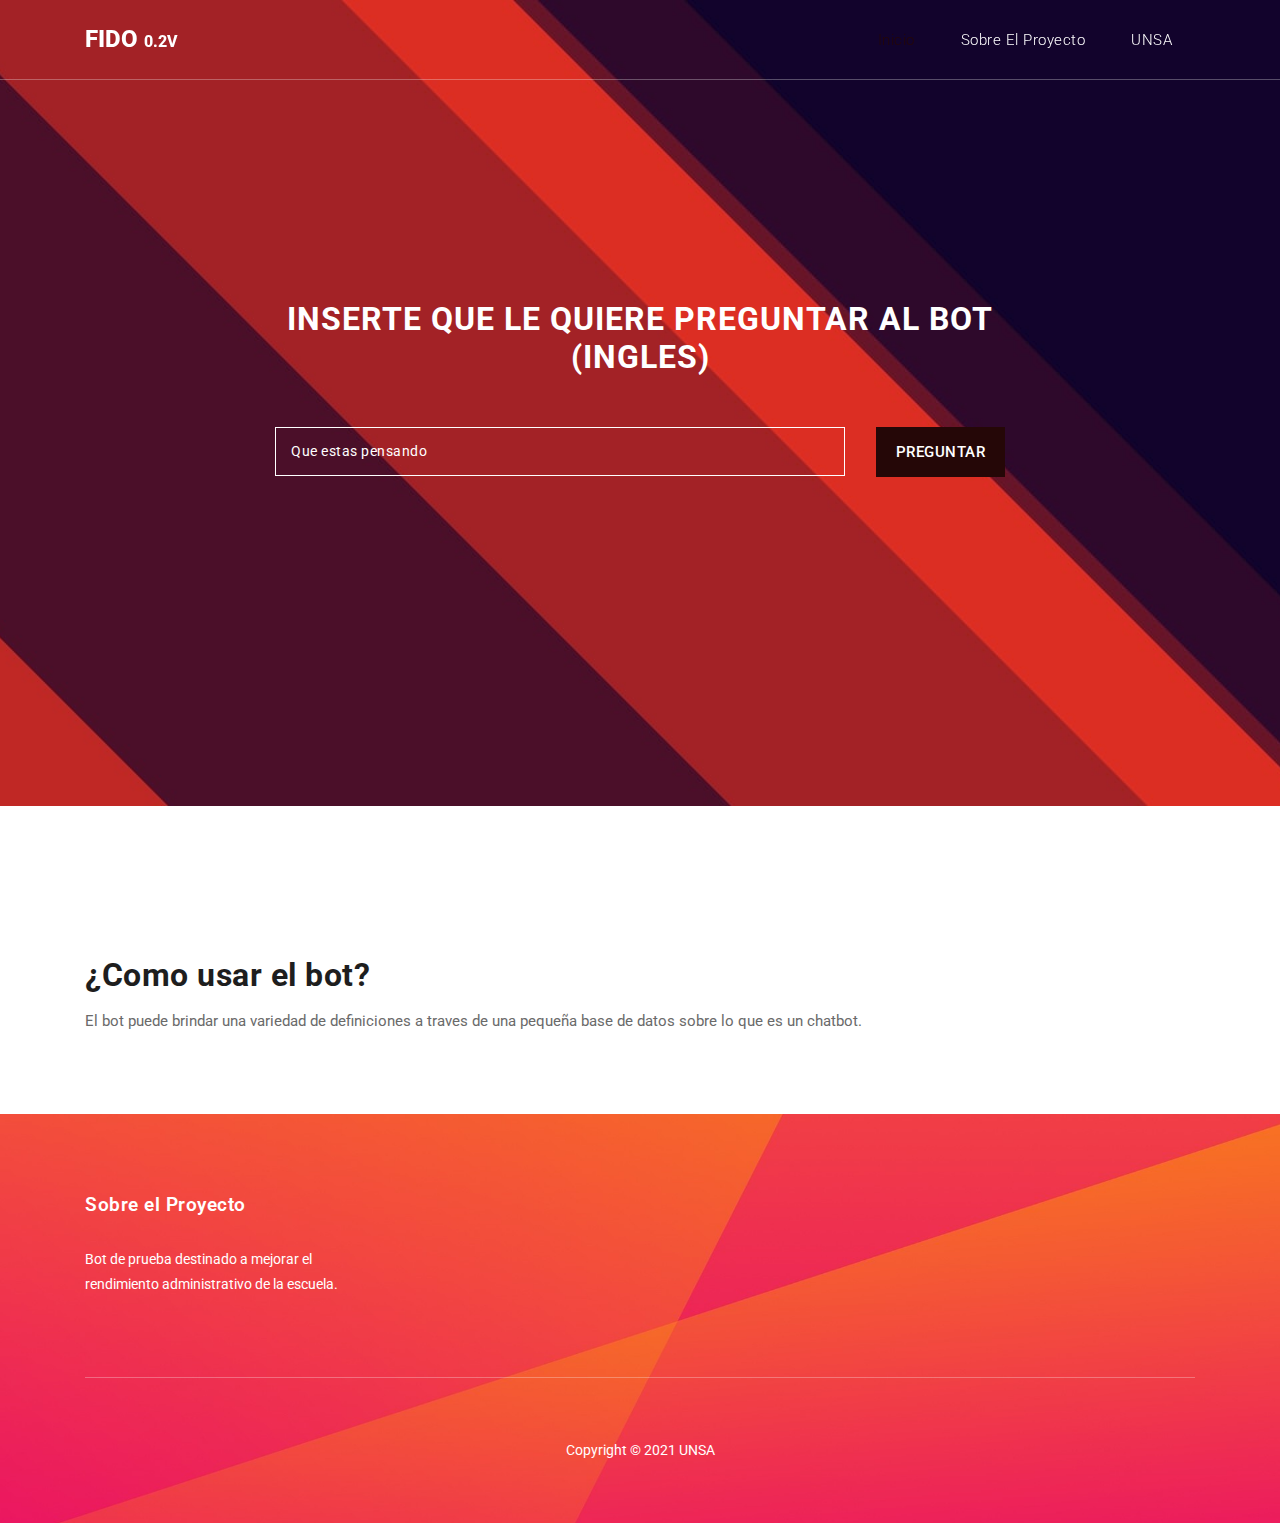
<file: bot_001_v02/index.html>
<!DOCTYPE html>
<html lang="en">

  <head>

    <meta charset="utf-8">
    <meta name="viewport" content="width=device-width, initial-scale=1, shrink-to-fit=no">
    <meta name="description" content="">
    <meta name="author" content="TemplateMo">
    <link href="https://fonts.googleapis.com/css?family=Roboto:100,300,400,500,700" rel="stylesheet">

    <title>Fido 0.2v</title>

    <!-- Bootstrap core CSS -->
    <link href="vendor/bootstrap/css/bootstrap.min.css" rel="stylesheet">

    <!-- Additional CSS Files -->
    <link rel="stylesheet" href="assets/css/fontawesome.css">
    <link rel="stylesheet" href="assets/css/templatemo-host-cloud.css">
    <link rel="stylesheet" href="assets/css/owl.css">
<!--

Host Cloud Template

https://templatemo.com/tm-541-host-cloud

-->
  </head>

  <body>

    <!-- ***** Preloader Start ***** -->
    <div id="preloader">
        <div class="jumper">
            <div></div>
            <div></div>
            <div></div>
        </div>
    </div>  
    <!-- ***** Preloader End ***** -->

    <!-- Header -->
    <header class="">
      <nav class="navbar navbar-expand-lg">
        <div class="container">
          <a class="navbar-brand" href="index.html"><h2>Fido <em>0.2v</em></h2></a>
          <button class="navbar-toggler" type="button" data-toggle="collapse" data-target="#navbarResponsive" aria-controls="navbarResponsive" aria-expanded="false" aria-label="Toggle navigation">
            <span class="navbar-toggler-icon"></span>
          </button>
          <div class="collapse navbar-collapse" id="navbarResponsive">
            <ul class="navbar-nav ml-auto">
              <li class="nav-item active">
                <a class="nav-link" href="index.html">Inicio
                  <span class="sr-only">(current)</span>
                </a>
              </li>
              <li class="nav-item">
                <a class="nav-link" href="about.html">Sobre el proyecto</a>
              </li>
              <li class="nav-item">
                <a class="nav-link" href="https://www.unsa.edu.pe/">UNSA</a>
              </li>
            </ul>
          </div>
        </div>
      </nav>
    </header>

    <!-- Page Content -->
    <!-- Banner Starts Here -->
    <div class="banner">
      <div class="container">
        <div class="row">
          <div class="col-md-8 offset-md-2">
            <div class="header-text caption">
              <h2>Inserte que le quiere preguntar al bot (Ingles)</h2>
              <div id="search-section">


              	<form id="suggestion_form" name="gs" method="POST" action="/">
                <div class="searchText">
                  <input type="text" name="q" class="searchText" placeholder="Que estas pensando" autocomplete="on">
                </div>
                    <input type="submit" name="results" class="main-button" value="Preguntar">
                 </form>


               <div class="advSearch_chkbox">
               </div>
              </div>
            </div>
          </div>
        </div>
      </div>
    </div>
    <!-- Banner Ends Here -->

    <!-- Services Starts Here -->
    <div class="services-section">
      <div class="container">
        <div class="row">
          <div class="col-md-12">
            <div class="section-heading">
              <h2>¿Como usar el bot?</h2>
              <p>El bot puede brindar una variedad de definiciones a traves de una pequeña base de datos sobre lo que es un chatbot. </p>
            </div>
          </div>
        </div>
      </div>
    </div>
    <!-- Services Ends Here -->


    <!-- Footer Starts Here -->
    <footer>
      <div class="container">
        <div class="row">
          <div class="col-md-3 col-sm-6 col-xs-12">
            <div class="footer-item">
              <div class="footer-heading">
                <h2>Sobre el Proyecto</h2>
              </div>
              <p>Bot de prueba destinado a mejorar el rendimiento administrativo de la escuela.</p>
            </div>
          </div>
          
          
          <div class="col-md-12">
            <div class="sub-footer">
              <p>Copyright &copy; 2021 UNSA
            </div>
          </div>
        </div>
      </div>
    </footer>
    <!-- Footer Ends Here -->

    <!-- Bootstrap core JavaScript -->
    <script src="vendor/jquery/jquery.min.js"></script>
    <script src="vendor/bootstrap/js/bootstrap.bundle.min.js"></script>

    <!-- Additional Scripts -->
    <script src="assets/js/custom.js"></script>
    <script src="assets/js/owl.js"></script>
    <script src="assets/js/accordions.js"></script>


    <script language = "text/Javascript"> 
      cleared[0] = cleared[1] = cleared[2] = 0; //set a cleared flag for each field
      function clearField(t){                   //declaring the array outside of the
      if(! cleared[t.id]){                      // function makes it static and global
          cleared[t.id] = 1;  // you could use true and false, but that's more typing
          t.value='';         // with more chance of typos
          t.style.color='#fff';
          }
      }
    </script>

  </body>
</html>
</file>
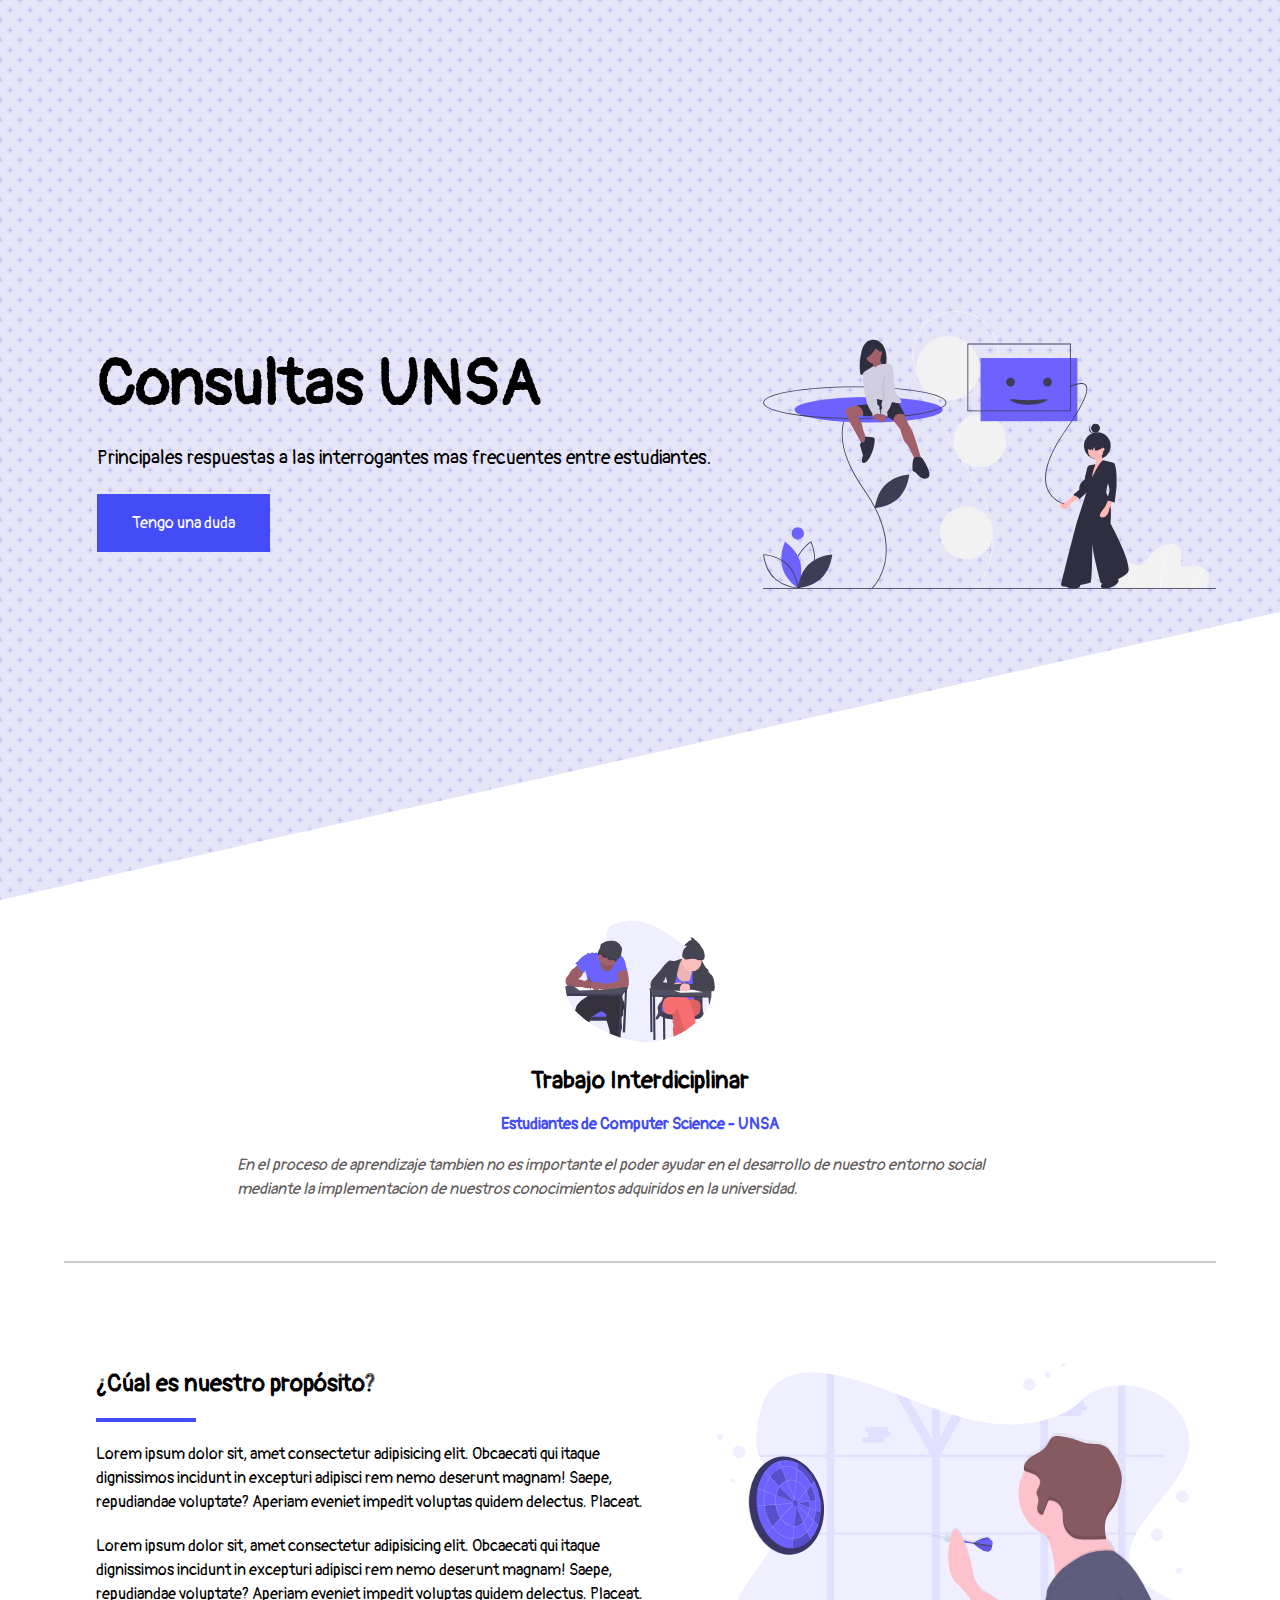
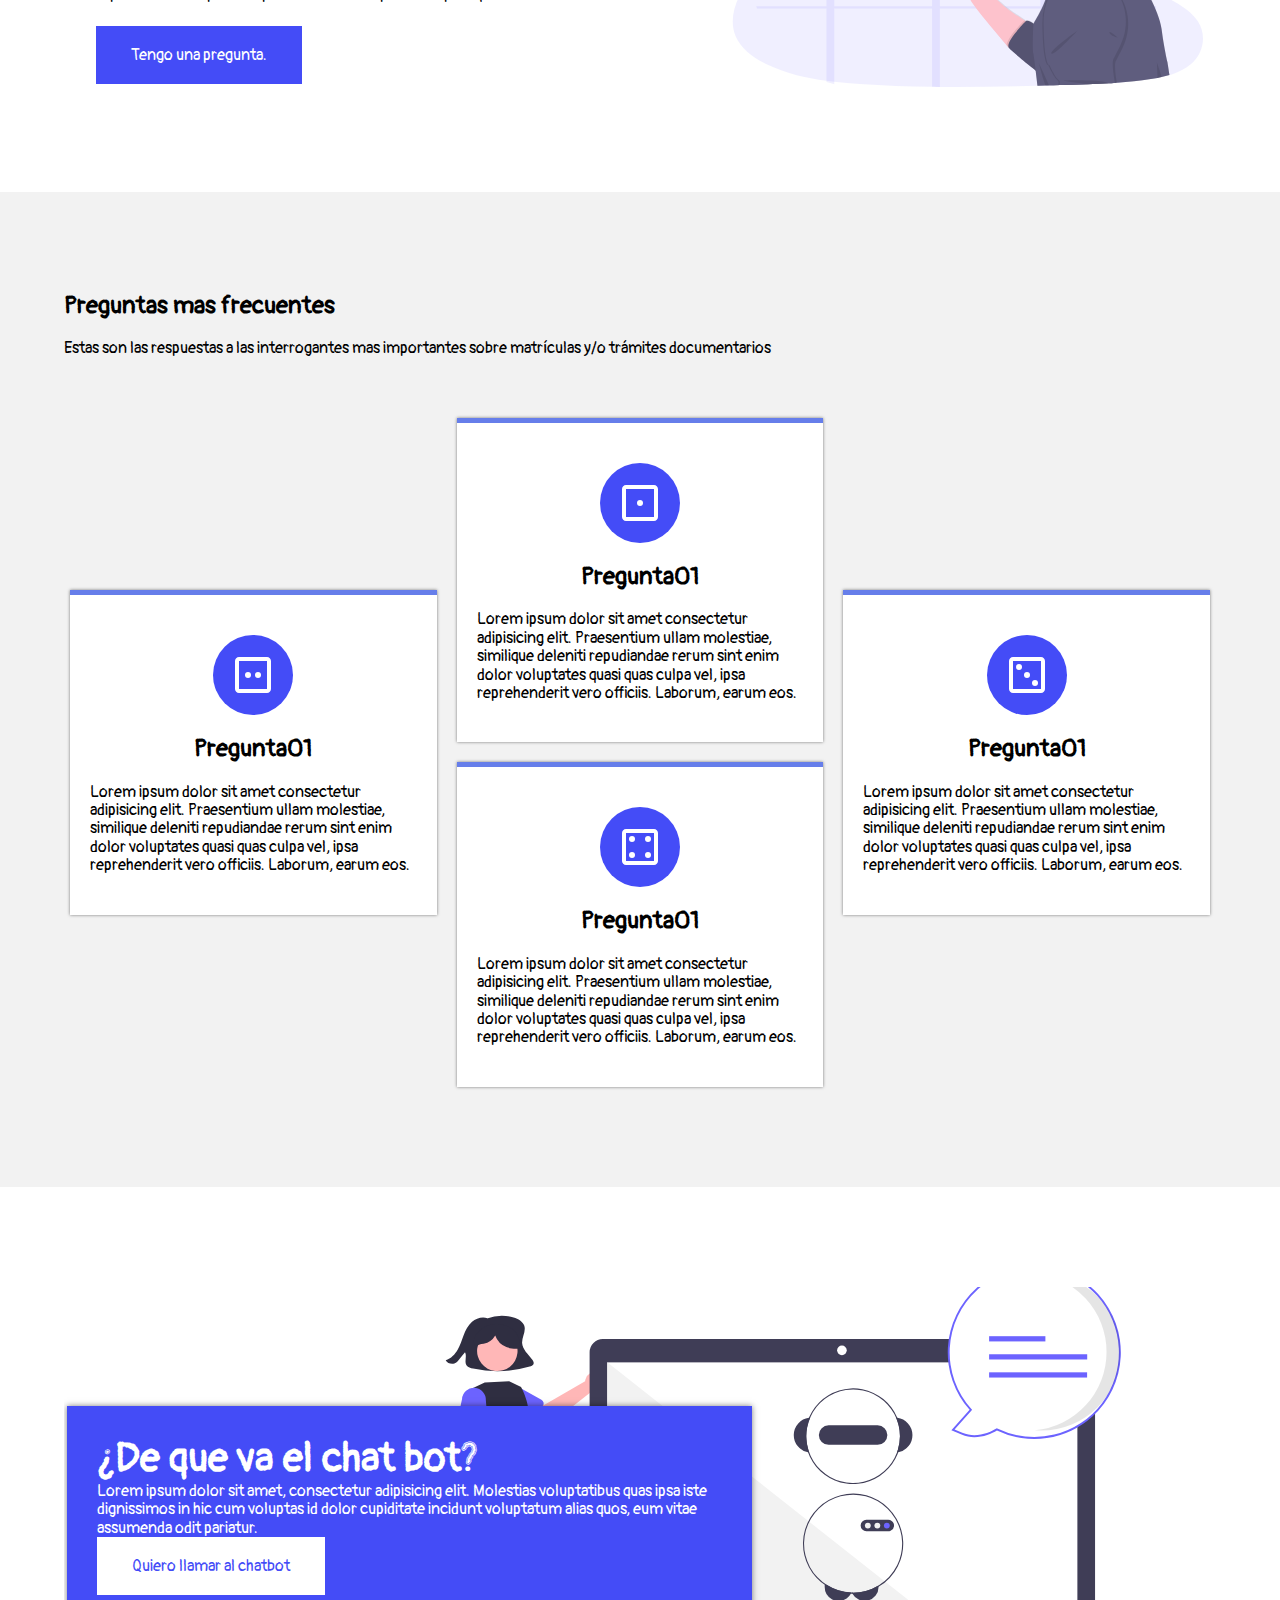
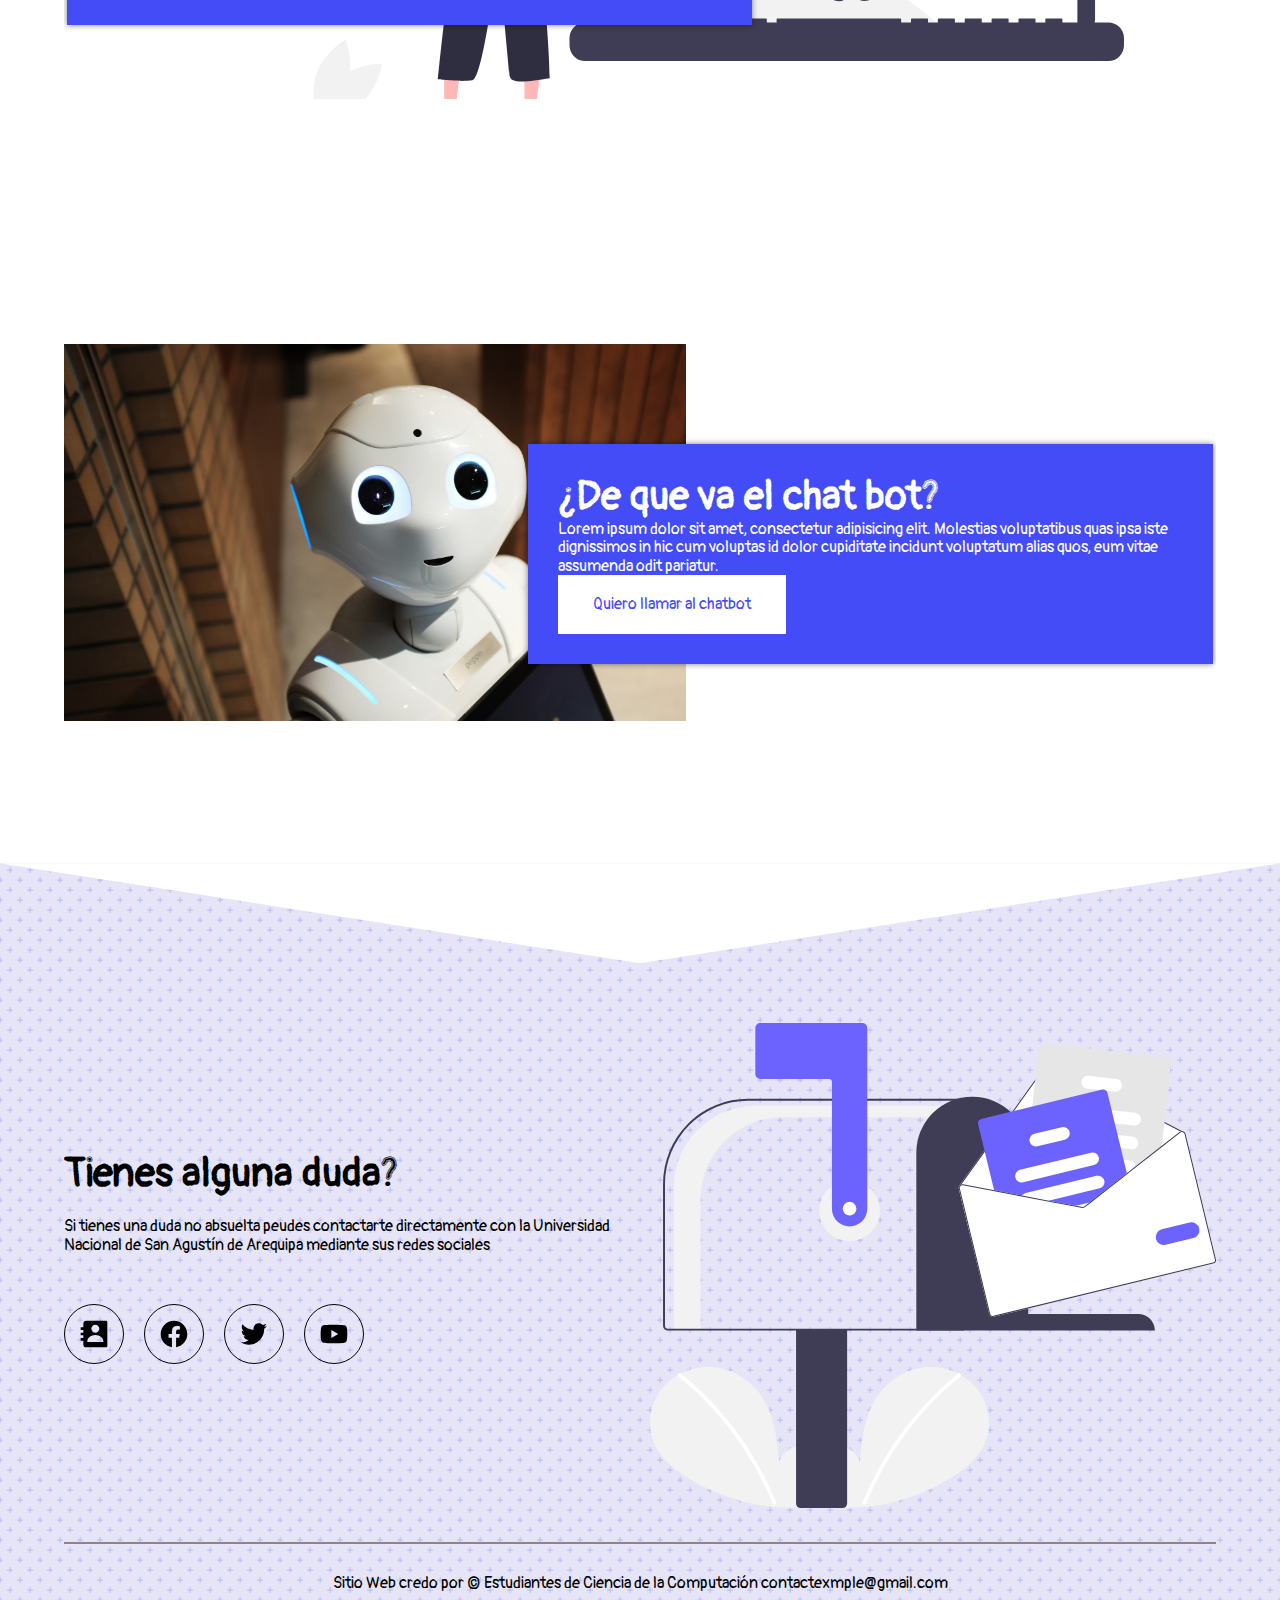
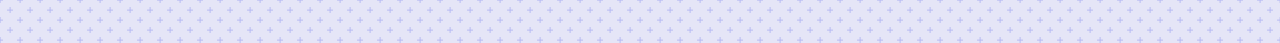
<file: WEBSITE/index.html>
<!DOCTYPE html>
<html lang="es">
<head>
    <meta charset="UTF-8">
    <meta http-equiv="X-UA-Compatible" content="IE=edge">
    <meta name="viewport" content="width=device-width, initial-scale=1.0">
    <title>Consultas UNSA</title>
    <link rel="shortcut icon" href="assets/favicon.ico" type="image/x-icon">
    <link rel="stylesheet" href="css/normalize.css">
    <link rel="stylesheet" href="css/style.css">
</head>
<body>
    <header class="hero">
        <div class="hero__container container">
            <div class="hero__texts">
                <h1 class="hero__title">Consultas UNSA</h1>
                <p class="hero__copy">Principales respuestas a las interrogantes mas frecuentes entre estudiantes.</p>
                <a href="#" class="hero__cta">Tengo una duda</a>

            </div>
            <img src="assets/bienvenido.svg" class="hero__img" alt="bienvenido">
        </div>

        

    </header>   
    
    <main class="main">
        <section class="instructor container">
           <div class="instructor__container">
            <img src="assets/estudiantes.svg" class="instructor__svg" alt="estudiantes">
            <h2 class="instructor__name">Trabajo Interdiciplinar</h2>
            <p class="instructor__tag">Estudiantes de Computer Science - UNSA</p>
            <p class="instructor__paragraph">En el proceso de aprendizaje tambien no es importante el poder ayudar en el desarrollo de nuestro entorno social mediante la implementacion de nuestros conocimientos adquiridos en la universidad.</p>
           </div>
        </section>

        <section class="about container">
            <div class="about__course">
                <h2 class="title--border">¿Cúal es nuestro propósito?</h2>
                <p class="about__paragraph">Lorem ipsum dolor sit, amet consectetur adipisicing elit. Obcaecati qui itaque dignissimos incidunt in excepturi adipisci rem nemo deserunt magnam! Saepe, repudiandae voluptate? Aperiam eveniet impedit voluptas quidem delectus. Placeat.</p>
                <p class="about__paragraph">Lorem ipsum dolor sit, amet consectetur adipisicing elit. Obcaecati qui itaque dignissimos incidunt in excepturi adipisci rem nemo deserunt magnam! Saepe, repudiandae voluptate? Aperiam eveniet impedit voluptas quidem delectus. Placeat.</p>
                <a href="#" class="cta">Tengo una pregunta.</a>
                
            </div>
            <figure class="about__picture">
                <img src="assets/goal.svg" class="about__jpg" alt="pregunta">

            </figure>
        </section>

        <section class="card">
            <div class="container">
                <h2 class="tittle">Preguntas mas frecuentes</h2>
                <p class="card__copy">Estas son las respuestas a las interrogantes mas importantes sobre matrículas y/o trámites documentarios</p>

                <div class="card__container">
                    <div class="card__item">
                        <figure class="card__img">
                            <img src="assets/bx-dice-1.svg" class=card__picture alt="uno">
                        </figure>
                        <h3 class="card__title">Pregunta01</h3>
                        <p class="card__paragraph">Lorem ipsum dolor sit amet consectetur adipisicing elit. Praesentium ullam molestiae, similique deleniti repudiandae rerum sint enim dolor voluptates quasi quas culpa vel, ipsa reprehenderit vero officiis. Laborum, earum eos.</p>
                    </div>

                    <div class="card__item">
                        <figure class="card__img">
                            <img src="assets/bx-dice-2.svg" class=card__picture alt="uno">
                        </figure>
                        <h3 class="card__title">Pregunta01</h3>
                        <p class="card__paragraph">Lorem ipsum dolor sit amet consectetur adipisicing elit. Praesentium ullam molestiae, similique deleniti repudiandae rerum sint enim dolor voluptates quasi quas culpa vel, ipsa reprehenderit vero officiis. Laborum, earum eos.</p>
                    </div>

                    <div class="card__item">
                        <figure class="card__img">
                            <img src="assets/bx-dice-3.svg" class=card__picture alt="uno">
                        </figure>
                        <h3 class="card__title">Pregunta01</h3>
                        <p class="card__paragraph">Lorem ipsum dolor sit amet consectetur adipisicing elit. Praesentium ullam molestiae, similique deleniti repudiandae rerum sint enim dolor voluptates quasi quas culpa vel, ipsa reprehenderit vero officiis. Laborum, earum eos.</p>
                    </div>

                    <div class="card__item">
                        <figure class="card__img">
                            <img src="assets/bx-dice-4.svg" class=card__picture alt="uno">
                        </figure>
                        <h3 class="card__title">Pregunta01</h3>
                        <p class="card__paragraph">Lorem ipsum dolor sit amet consectetur adipisicing elit. Praesentium ullam molestiae, similique deleniti repudiandae rerum sint enim dolor voluptates quasi quas culpa vel, ipsa reprehenderit vero officiis. Laborum, earum eos.</p>
                    </div>

                </div>
            </div>
        </section>

        <section class="chatbot container">
            <figure class="chatbot__picture">
                <img src="assets/bot.svg" class="chatbot__img" alt="bot">
            </figure>
             
            <div class="chatbot__about">
                <h2 class="title">¿De que va el chat bot?</h2>
                <p class="about__chatboot">Lorem ipsum dolor sit amet, consectetur adipisicing elit. Molestias voluptatibus quas ipsa iste dignissimos in hic cum voluptas id dolor cupiditate incidunt voluptatum alias quos, eum vitae assumenda odit pariatur.</p>
                <a href="#" class="cta">Quiero llamar al chatbot</a>

            </div>
        </section>

        <section class="chatbot container">
            <figure class="chatbot__picture chatbot__picture--rigth">
                <img src="assets/bot2.jpg" class="chatbot__img" alt="bot">
            </figure>
             
            <div class="chatbot__about chatbot__about--left">
                <h2 class="title">¿De que va el chat bot?</h2>
                <p class="about__chatboot">Lorem ipsum dolor sit amet, consectetur adipisicing elit. Molestias voluptatibus quas ipsa iste dignissimos in hic cum voluptas id dolor cupiditate incidunt voluptatum alias quos, eum vitae assumenda odit pariatur.</p>
                <a href="#" class="cta">Quiero llamar al chatbot</a>

            </div>
        </section>


    </main>

    <footer class="footer">
        <div class="footer__container container">
            <div class="footer__contact">
                <div class="footer__texts">
                    <h2 class="title">Tienes alguna duda?</h2>
                    <p class="footer__copy">Si tienes una duda no absuelta peudes contactarte directamente con la Universidad Nacional de San Agustín de Arequipa mediante sus redes sociales</p>

                    <div class="footer__social">
                        <a href="https://www.unsa.edu.pe/" class="footer__link">
                           <img src="assets/bxs-contact.svg" alt="contact" class="footer__icon"> 
                        </a>
                        <a href="https://web.facebook.com/PaginaOficialUNSA/?_rdc=1&_rdr" class="footer__link">
                            <img src="assets/facebook.svg" alt="contact" class="footer__icon"> 
                         </a>
                         <a href="https://twitter.com/UNSA_Oficial?ref_src=twsrc%5Egoogle%7Ctwcamp%5Eserp%7Ctwgr%5Eauthor" class="footer__link">
                            <img src="assets/twitter.svg" alt="contact" class="footer__icon"> 
                         </a>
                         <a href="https://www.youtube.com/channel/UCA47Nkx4SU8refybyb6Ny_g/videos"class="footer__link">
                            <img src="assets/yt.svg" alt="contact" class="footer__icon"> 
                         </a>
                    </div>
                </div>
                <figure class="footer__picture">
                    <img src="assets/message.svg" alt="mensaje" class="footer__img">
                </figure>
            </div>

            <p class="footer__copyrigth">
                Sitio Web credo por &copy; Estudiantes de Ciencia de la Computación
            </p>
        </div>

    </footer>
</body>
</html>

<!--Nuestra principal tarea es brindar respuesta hacia las principales interrogantes por parte de los estudiantes de una manera rápida y sencilla para que estos mismos no presentes dificultades al momento de realizar sus matriculas o trámites domcumentarios.

min30.
-->
</file>
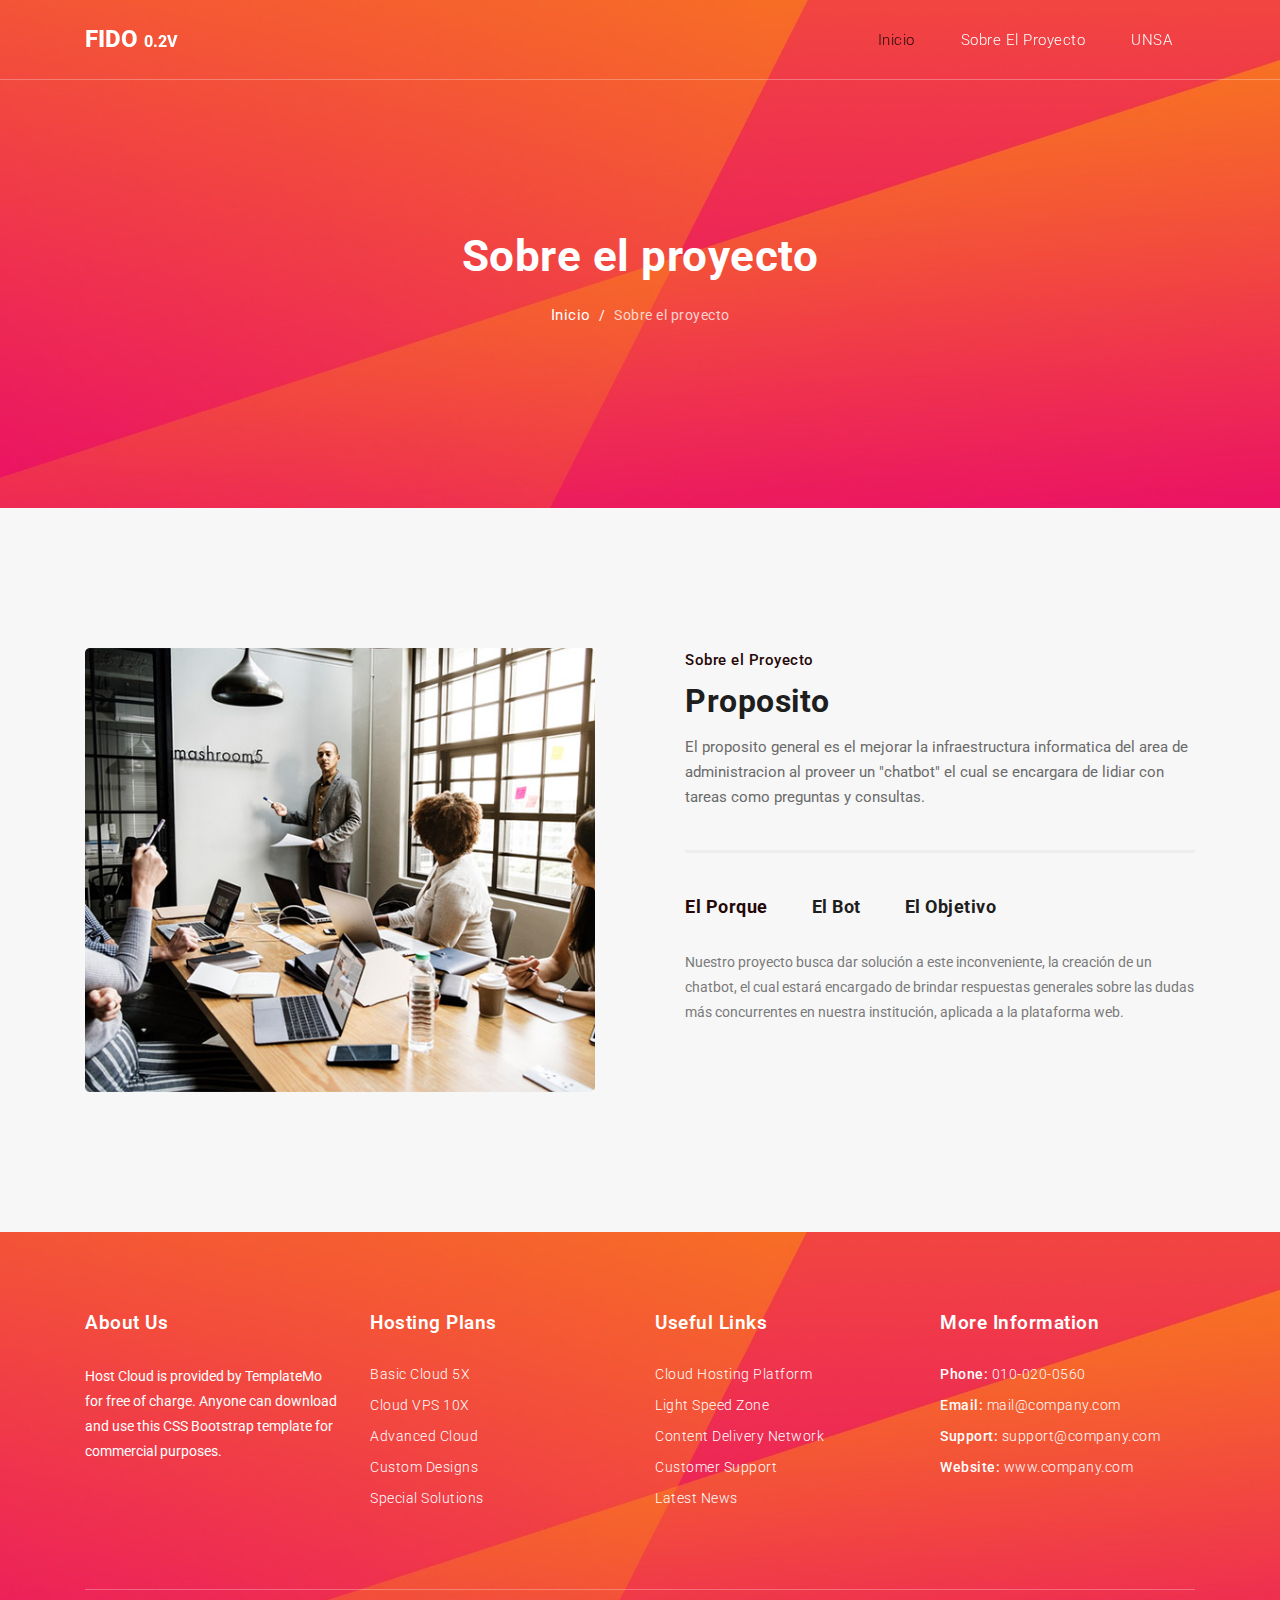
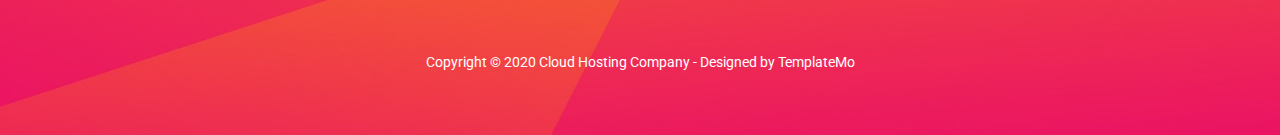
<file: bot_001_v02/about.html>
<!DOCTYPE html>
<html lang="en">

  <head>

    <meta charset="utf-8">
    <meta name="viewport" content="width=device-width, initial-scale=1, shrink-to-fit=no">
    <meta name="description" content="">
    <meta name="author" content="TemplateMo">
    <link href="https://fonts.googleapis.com/css?family=Roboto:100,300,400,500,700" rel="stylesheet">

    <title>Fido 0.2v</title>

    <!-- Bootstrap core CSS -->
    <link href="vendor/bootstrap/css/bootstrap.min.css" rel="stylesheet">

    <!-- Additional CSS Files -->
    <link rel="stylesheet" href="assets/css/fontawesome.css">
    <link rel="stylesheet" href="assets/css/templatemo-host-cloud.css">
    <link rel="stylesheet" href="assets/css/owl.css">
<!--

Host Cloud Template

https://templatemo.com/tm-541-host-cloud

-->
  </head>

  <body>

    <!-- ***** Preloader Start ***** -->
    <div id="preloader">
        <div class="jumper">
            <div></div>
            <div></div>
            <div></div>
        </div>
    </div>  
    <!-- ***** Preloader End ***** -->

    <!-- Header -->
    <header class="">
      <nav class="navbar navbar-expand-lg">
        <div class="container">
          <a class="navbar-brand" href="index.html"><h2>Fido <em>0.2v</em></h2></a>
          <button class="navbar-toggler" type="button" data-toggle="collapse" data-target="#navbarResponsive" aria-controls="navbarResponsive" aria-expanded="false" aria-label="Toggle navigation">
            <span class="navbar-toggler-icon"></span>
          </button>
          <div class="collapse navbar-collapse" id="navbarResponsive">
            <ul class="navbar-nav ml-auto">
              <li class="nav-item active">
                <a class="nav-link" href="index.html">Inicio
                  <span class="sr-only">(current)</span>
                </a>
              </li>
              <li class="nav-item">
                <a class="nav-link" href="about.html">Sobre el proyecto</a>
              </li>
              <li class="nav-item">
                <a class="nav-link" href="https://www.unsa.edu.pe/">UNSA</a>
              </li>
            </ul>
          </div>
        </div>
      </nav>
    </header>

    <!-- Page Content -->
    <!-- Heading Starts Here -->
    <div class="page-heading header-text">
      <div class="container">
        <div class="row">
          <div class="col-md-12">
            <h1>Sobre el proyecto</h1>
            <p><a href="index.html">Inicio</a> / <span>Sobre el proyecto</span></p>
          </div>
        </div>
      </div>
    </div>
    <!-- Heading Ends Here -->


    <!-- About Us Starts Here -->
    <div class="about-us">
      <div class="container">
        <div class="row">
          <div class="col-md-6">
            <div class="left-image">
              <img src="assets/images/our-team.jpg" alt="">
            </div>
          </div>
          <div class="col-md-6">
            <div class="right-content">
              <div class="section-heading">
                <span>Sobre el Proyecto</span>
                <h2>Proposito</h2>
                <p>El proposito general es el mejorar la infraestructura informatica del area de administracion al proveer un "chatbot" el cual se encargara de lidiar con tareas como preguntas y consultas.</p>
              </div>
              <div id='tabs'>
                  <ul>
                    <li><a href='#tabs-1'>El Porque</a></li>
                    <li><a href='#tabs-2'>El Bot</a></li>
                    <li><a href='#tabs-3'>El Objetivo</a></li>
                  </ul>
                  <section class='tabs-content'>
                    <article id='tabs-1'>
                      <p>Nuestro proyecto busca dar solución a este inconveniente, la creación de un chatbot, el cual estará encargado de brindar respuestas generales sobre las dudas más concurrentes en nuestra institución, aplicada a la plataforma web.</p>
                    </article>
                    <article id='tabs-2'>
                      <p>Aenean molestie, odio quis viverra ultricies, leo tellus lacinia neque, sit amet maximus tortor nunc aliquet felis. Duis sit amet nibh non sapien tincidunt bibendum. Curabitur rutrum justo id leo ornare, suscipit lobortis augue volutpat.
                      <br><br>Sed ligula arcu, interdum eu magna eget, tristique aliquet nibh. Aenean sodales justo vitae ex pharetra, vitae tincidunt dolor condimentum. Cras vel mattis risus.</p>
                    </article>
                    <article id='tabs-3'>
                      <p>Este proyecto tiene el objetivo de brindar una ayuda frente a posibles inconvenientes que lleguen a surgir, como el proceso de matrículas o el trámite documentario, el cual directamente beneficiará al personal administrativo siendo lenitivo a la sobrecarga laboral.</p>
                    </article>
                  </section>
                </div>
            </div>
          </div>
        </div>
      </div>
    </div>
    <!-- About Us Ends Here -->


    <!-- Footer Starts Here -->
    <footer>
      <div class="container">
        <div class="row">
          <div class="col-md-3 col-sm-6 col-xs-12">
            <div class="footer-item">
              <div class="footer-heading">
                <h2>About Us</h2>
              </div>
              <p>Host Cloud is provided by TemplateMo for free of charge. Anyone can download and use this CSS Bootstrap template for commercial purposes.</p>
            </div>
          </div>
          
          <div class="col-md-3 col-sm-6 col-xs-12">
            <div class="footer-item">
              <div class="footer-heading">
                <h2>Hosting Plans</h2>
              </div>
              <ul class="footer-list">
                <li><a href="#">Basic Cloud 5X</a></li>
                <li><a href="#">Cloud VPS 10X</a></li>
                <li><a href="#">Advanced Cloud</a></li>
                <li><a href="#">Custom Designs</a></li>
                <li><a href="#">Special Solutions</a></li>
              </ul>
            </div>
          </div>
          
          
          <div class="col-md-3 col-sm-6 col-xs-12">
            <div class="footer-item">
              <div class="footer-heading">
                <h2>Useful Links</h2>
              </div>
              <ul class="footer-list">
                <li><a href="#">Cloud Hosting Platform</a></li>
                <li><a href="#">Light Speed Zone</a></li>
                <li><a href="#">Content Delivery Network</a></li>
                <li><a href="#">Customer Support</a></li>
                <li><a href="#">Latest News</a></li>
              </ul>
            </div>
          </div>
          
          <div class="col-md-3 col-sm-6 col-xs-12">
            <div class="footer-item">
              <div class="footer-heading">
                <h2>More Information</h2>
              </div>
              <ul class="footer-list">
                <li>Phone: <a href="#">010-020-0560</a></li>
                <li>Email: <a href="#">mail@company.com</a></li>
                <li>Support: <a href="#">support@company.com</a></li>
                <li>Website: <a href="#">www.company.com</a></li>
              </ul>
            </div>
          </div>
          <div class="col-md-12">
            <div class="sub-footer">
              <p>Copyright &copy; 2020 Cloud Hosting Company
				- Designed by <a rel="nofollow" href="https://templatemo.com">TemplateMo</a></p>
            </div>
          </div>
        </div>
      </div>
    </footer>
    <!-- Footer Ends Here -->

    <!-- Bootstrap core JavaScript -->
    <script src="vendor/jquery/jquery.min.js"></script>
    <script src="vendor/bootstrap/js/bootstrap.bundle.min.js"></script>

    <!-- Additional Scripts -->
    <script src="assets/js/custom.js"></script>
    <script src="assets/js/owl.js"></script>
    <script src="assets/js/accordions.js"></script>

    <script language = "text/Javascript"> 
      cleared[0] = cleared[1] = cleared[2] = 0; //set a cleared flag for each field
      function clearField(t){                   //declaring the array outside of the
      if(! cleared[t.id]){                      // function makes it static and global
          cleared[t.id] = 1;  // you could use true and false, but that's more typing
          t.value='';         // with more chance of typos
          t.style.color='#fff';
          }
      }
    </script>

  </body>
</html>
</file>
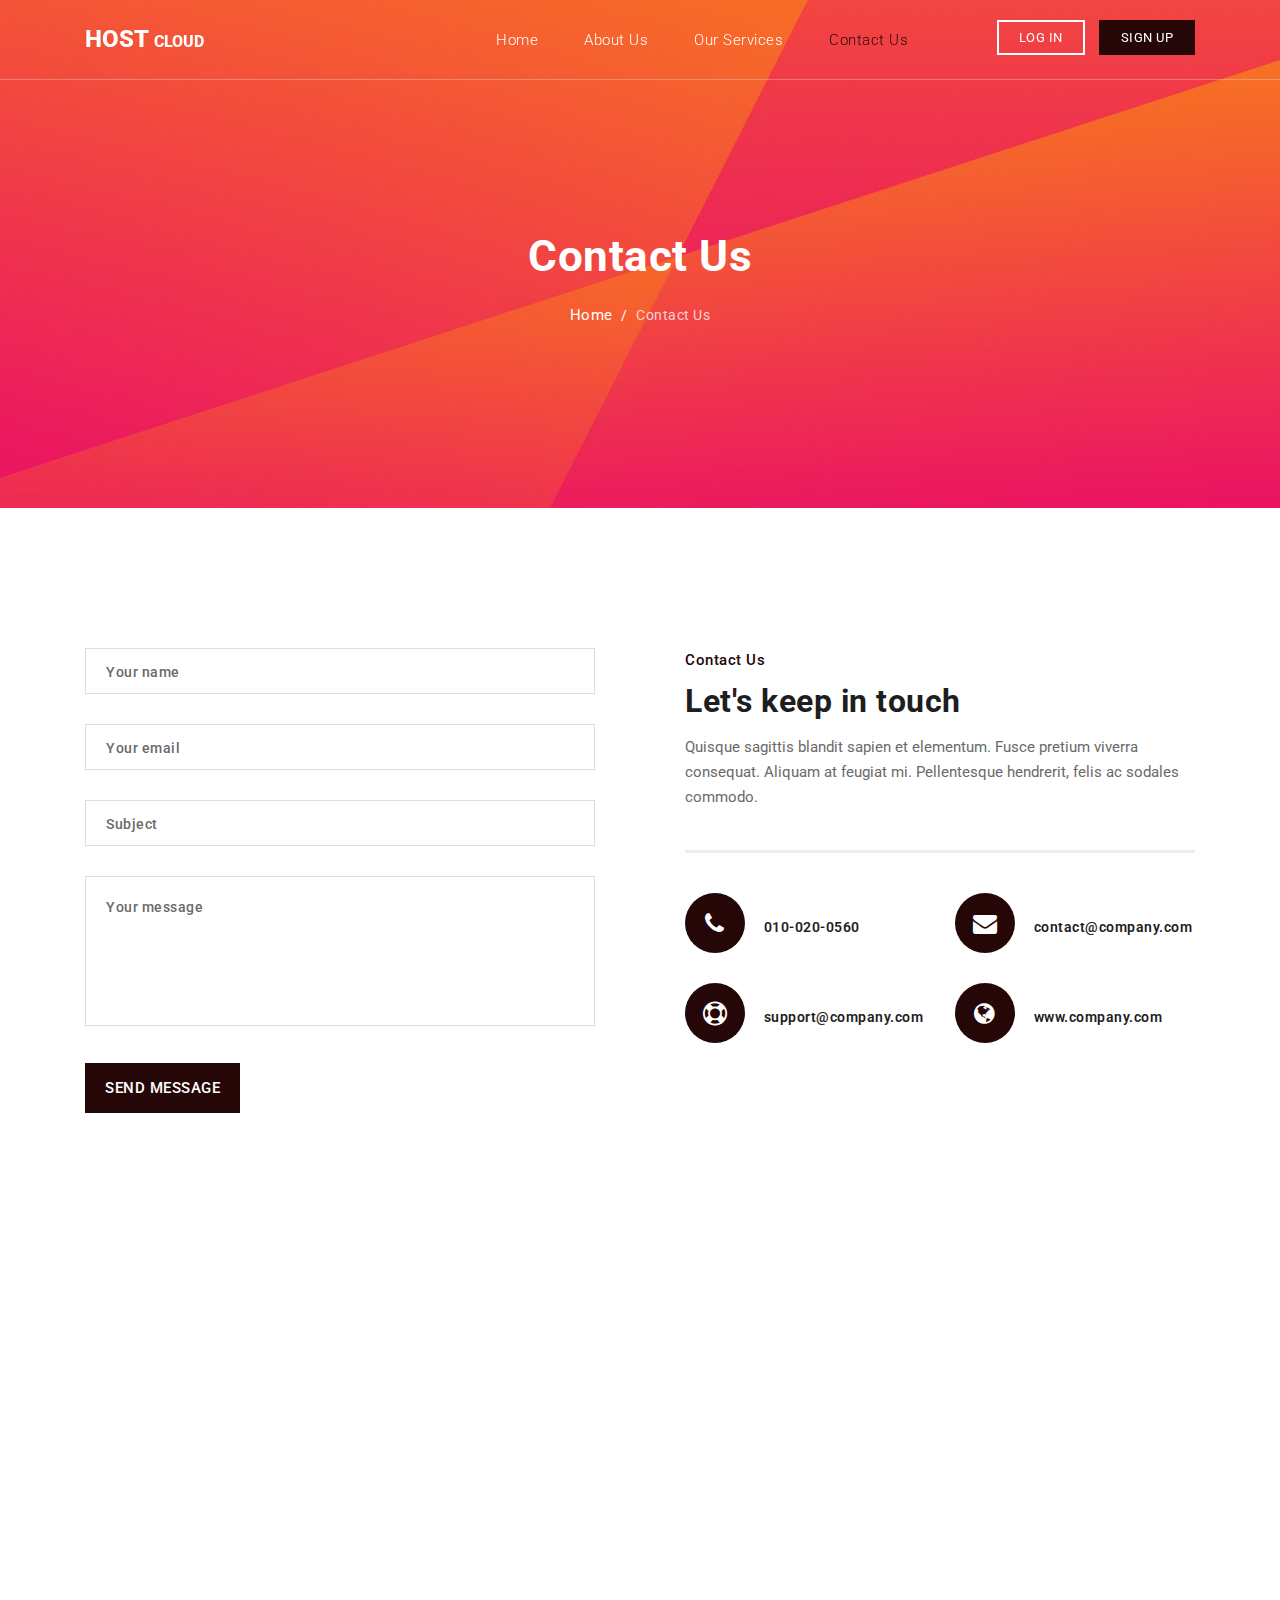
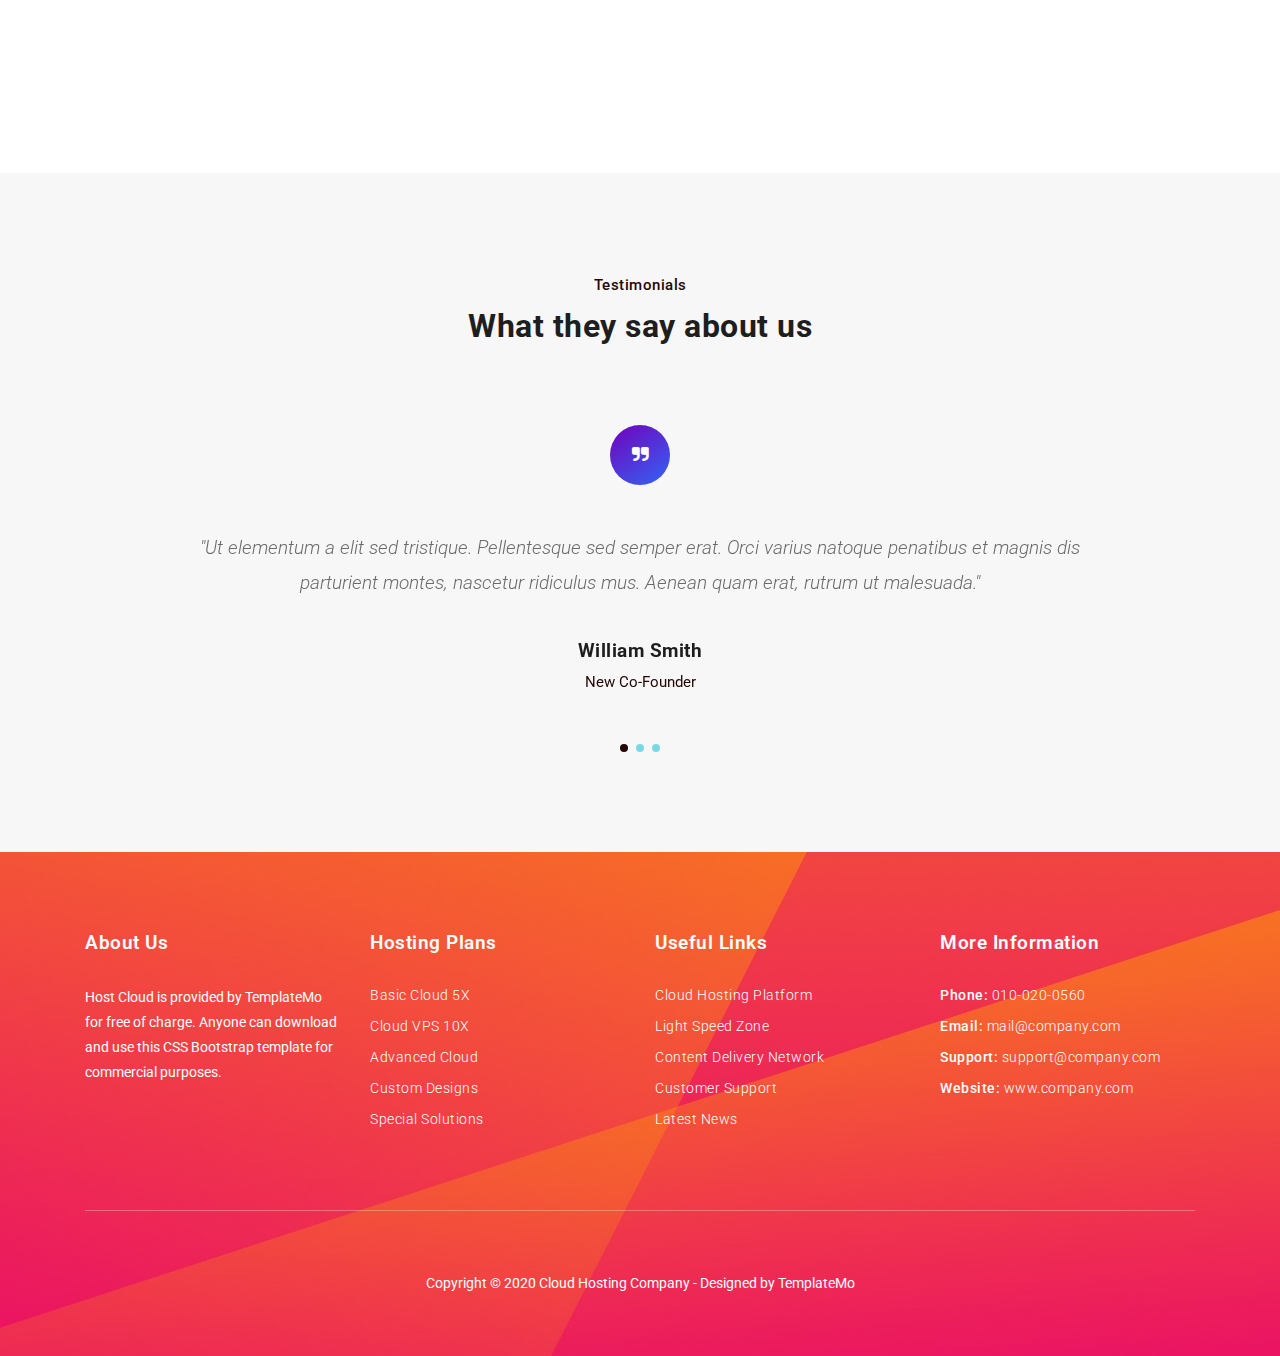
<file: bot_001_v02/contact.html>
<!DOCTYPE html>
<html lang="en">

  <head>

    <meta charset="utf-8">
    <meta name="viewport" content="width=device-width, initial-scale=1, shrink-to-fit=no">
    <meta name="description" content="">
    <meta name="author" content="TemplateMo">
    <link href="https://fonts.googleapis.com/css?family=Roboto:100,300,400,500,700" rel="stylesheet">

    <title>Host Cloud Template - Contact Page</title>

    <!-- Bootstrap core CSS -->
    <link href="vendor/bootstrap/css/bootstrap.min.css" rel="stylesheet">

    <!-- Additional CSS Files -->
    <link rel="stylesheet" href="assets/css/fontawesome.css">
    <link rel="stylesheet" href="assets/css/templatemo-host-cloud.css">
    <link rel="stylesheet" href="assets/css/owl.css">
<!--

Host Cloud Template

https://templatemo.com/tm-541-host-cloud

-->
  </head>

  <body>

    <!-- ***** Preloader Start ***** -->
    <div id="preloader">
        <div class="jumper">
            <div></div>
            <div></div>
            <div></div>
        </div>
    </div>  
    <!-- ***** Preloader End ***** -->

    <!-- Header -->
    <header class="">
      <nav class="navbar navbar-expand-lg">
        <div class="container">
          <a class="navbar-brand" href="index.html"><h2>Host <em>Cloud</em></h2></a>
          <button class="navbar-toggler" type="button" data-toggle="collapse" data-target="#navbarResponsive" aria-controls="navbarResponsive" aria-expanded="false" aria-label="Toggle navigation">
            <span class="navbar-toggler-icon"></span>
          </button>
          <div class="collapse navbar-collapse" id="navbarResponsive">
            <ul class="navbar-nav ml-auto">
              <li class="nav-item">
                <a class="nav-link" href="index.html">Home
                  <span class="sr-only">(current)</span>
                </a>
              </li>
              <li class="nav-item">
                <a class="nav-link" href="about.html">About Us</a>
              </li>
              <li class="nav-item">
                <a class="nav-link" href="services.html">Our Services</a>
              </li>
              <li class="nav-item active">
                <a class="nav-link" href="contact.html">Contact Us</a>
              </li>
            </ul>
          </div>
          <div class="functional-buttons">
            <ul>
              <li><a href="#">Log in</a></li>
              <li><a href="#">Sign Up</a></li>
            </ul>
          </div>
        </div>
      </nav>
    </header>

    <!-- Page Content -->
    <!-- Heading Starts Here -->
    <div class="page-heading header-text">
      <div class="container">
        <div class="row">
          <div class="col-md-12">
            <h1>Contact Us</h1>
            <p><a href="index.html">Home</a> / <span>Contact Us</span></p>
          </div>
        </div>
      </div>
    </div>
    <!-- Heading Ends Here -->


    <!-- Contact Us Starts Here -->
    <div class="contact-us">
      <div class="container">
        <div class="row">
          <div class="col-md-6">
            <div class="contact-form">
              <form id="contact" action="" method="post">
                <div class="row">
                  <div class="col-md-12 col-sm-12">
                    <fieldset>
                      <input name="name" type="text" id="name" placeholder="Your name" required="">
                    </fieldset>
                  </div>
                  <div class="col-md-12 col-sm-12">
                    <fieldset>
                      <input name="email" type="text" id="email" placeholder="Your email" required="">
                    </fieldset>
                  </div>
                  <div class="col-md-12 col-sm-12">
                    <fieldset>
                      <input name="subject" type="text" id="subject" placeholder="Subject">
                    </fieldset>
                  </div>
                  <div class="col-lg-12">
                    <fieldset>
                      <textarea name="message" rows="6" id="message" placeholder="Your message" required=""></textarea>
                    </fieldset>
                  </div>
                  <div class="col-lg-12">
                    <fieldset>
                      <button type="submit" id="form-submit" class="main-button">Send Message</button>
                    </fieldset>
                  </div>
                </div>
              </form>
          </div>
          </div>
          <div class="col-md-6">
            <div class="right-content">
              <div class="section-heading">
                <span>Contact Us</span>
                <h2>Let's keep in touch</h2>
                <p>Quisque sagittis blandit sapien et elementum. Fusce pretium viverra consequat. Aliquam at feugiat mi. Pellentesque hendrerit, felis ac sodales commodo.</p>
              </div>
              <div class="row">
                <div class="col-md-6 col-sm-12">
                  <ul>
                    <li><i class="fa fa-phone"></i> 010-020-0560</li>
                    <li><i class="fa fa-support"></i> support@company.com</li>
                  </ul>
                </div>
                <div class="col-md-6 col-sm-12">
                  <ul>
                    <li><i class="fa fa-envelope"></i> contact@company.com</li>
                    <li><i class="fa fa-globe"></i> www.company.com</li>
                  </ul>
                </div>
              </div>
            </div>
          </div>
        </div>
      </div>
    </div>
    <!-- Contact Us Ends Here -->


    <!-- Map Starts Here -->
    <div id="map">
    
<!-- How to change your own map point
	1. Go to Google Maps
	2. Click on your location point
	3. Click "Share" and choose "Embed map" tab
	4. Copy only URL and paste it within the src="" field below
-->

      <iframe src="https://www.google.com/maps/embed?pb=!1m18!1m12!1m3!1d11196.961132529668!2d-43.38581128725845!3d-23.011063013218724!2m3!1f0!2f0!3f0!3m2!1i1024!2i768!4f13.1!3m3!1m2!1s0x9bdb695cd967b7%3A0x171cdd035a6a9d84!2sAv.%20L%C3%BAcio%20Costa%20-%20Barra%20da%20Tijuca%2C%20Rio%20de%20Janeiro%20-%20RJ%2C%20Brazil!5e0!3m2!1sen!2sth!4v1568649412152!5m2!1sen!2sth" width="100%" height="520px" frameborder="0" style="border:0" allowfullscreen></iframe>
    </div>
    <!-- Map Ends Here -->


    <!-- Testimonials Starts Here -->
    <div class="testimonials-section">
      <div class="container">
        <div class="row">
          <div class="col-md-12">
            <div class="section-heading">
              <span>Testimonials</span>
              <h2>What they say about us</h2>
            </div>
          </div>
          <div class="col-md-10 offset-md-1">
            <div class="owl-testimonials owl-carousel">
              <div class="testimonial-item">
                <div class="icon">
                  <i class="fa fa-quote-right"></i>
                </div>
                <p>"Ut elementum a elit sed tristique. Pellentesque sed semper erat. Orci varius natoque penatibus et magnis dis parturient montes, nascetur ridiculus mus. Aenean quam erat, rutrum ut malesuada."</p>
                <h4>William Smith</h4>
                <span>New Co-Founder</span>
              </div>
              <div class="testimonial-item">
                <div class="icon">
                  <i class="fa fa-quote-right"></i>
                </div>
                <p>"Quisque lacinia sed velit et maximus. Quisque dictum, lacus a malesuada finibus, arcu magna luctus risus, eu accumsan risus elit vitae lacus."</p>
                <h4>Vinny Smart</h4>
                <span>Digital Marketer</span>
              </div>
              <div class="testimonial-item">
                <div class="icon">
                  <i class="fa fa-quote-right"></i>
                </div>
                <p>"Vestibulum mauris ipsum, tempor tincidunt justo sit amet, bibendum tincidunt dui. Aenean molestie, odio quis viverra ultricies, leo tellus lacinia neque, sit amet maximus tortor nunc aliquet felis."</p>
                <h4>Trevor Liam</h4>
                <span>Technology Chef</span>
              </div>
            </div>
          </div>
        </div>
      </div>
    </div>
    <!-- Testimonials Ends Here -->


    <!-- Footer Starts Here -->
    <footer>
      <div class="container">
        <div class="row">
          <div class="col-md-3 col-sm-6 col-xs-12">
            <div class="footer-item">
              <div class="footer-heading">
                <h2>About Us</h2>
              </div>
              <p>Host Cloud is provided by TemplateMo for free of charge. Anyone can download and use this CSS Bootstrap template for commercial purposes.</p>
            </div>
          </div>
          
          <div class="col-md-3 col-sm-6 col-xs-12">
            <div class="footer-item">
              <div class="footer-heading">
                <h2>Hosting Plans</h2>
              </div>
              <ul class="footer-list">
                <li><a href="#">Basic Cloud 5X</a></li>
                <li><a href="#">Cloud VPS 10X</a></li>
                <li><a href="#">Advanced Cloud</a></li>
                <li><a href="#">Custom Designs</a></li>
                <li><a href="#">Special Solutions</a></li>
              </ul>
            </div>
          </div>
          
          
          <div class="col-md-3 col-sm-6 col-xs-12">
            <div class="footer-item">
              <div class="footer-heading">
                <h2>Useful Links</h2>
              </div>
              <ul class="footer-list">
                <li><a href="#">Cloud Hosting Platform</a></li>
                <li><a href="#">Light Speed Zone</a></li>
                <li><a href="#">Content Delivery Network</a></li>
                <li><a href="#">Customer Support</a></li>
                <li><a href="#">Latest News</a></li>
              </ul>
            </div>
          </div>
          
          <div class="col-md-3 col-sm-6 col-xs-12">
            <div class="footer-item">
              <div class="footer-heading">
                <h2>More Information</h2>
              </div>
              <ul class="footer-list">
                <li>Phone: <a href="#">010-020-0560</a></li>
                <li>Email: <a href="#">mail@company.com</a></li>
                <li>Support: <a href="#">support@company.com</a></li>
                <li>Website: <a href="#">www.company.com</a></li>
              </ul>
            </div>
          </div>
          <div class="col-md-12">
            <div class="sub-footer">
              <p>Copyright &copy; 2020 Cloud Hosting Company
				- Designed by <a rel="nofollow" href="https://templatemo.com">TemplateMo</a></p>
            </div>
          </div>
        </div>
      </div>
    </footer>
    <!-- Footer Ends Here -->

    <!-- Bootstrap core JavaScript -->
    <script src="vendor/jquery/jquery.min.js"></script>
    <script src="vendor/bootstrap/js/bootstrap.bundle.min.js"></script>

    <!-- Additional Scripts -->
    <script src="assets/js/custom.js"></script>
    <script src="assets/js/owl.js"></script>
    <script src="assets/js/accordions.js"></script>


    <script language = "text/Javascript"> 
      cleared[0] = cleared[1] = cleared[2] = 0; //set a cleared flag for each field
      function clearField(t){                   //declaring the array outside of the
      if(! cleared[t.id]){                      // function makes it static and global
          cleared[t.id] = 1;  // you could use true and false, but that's more typing
          t.value='';         // with more chance of typos
          t.style.color='#fff';
          }
      }
    </script>

  </body>
</html>
</file>
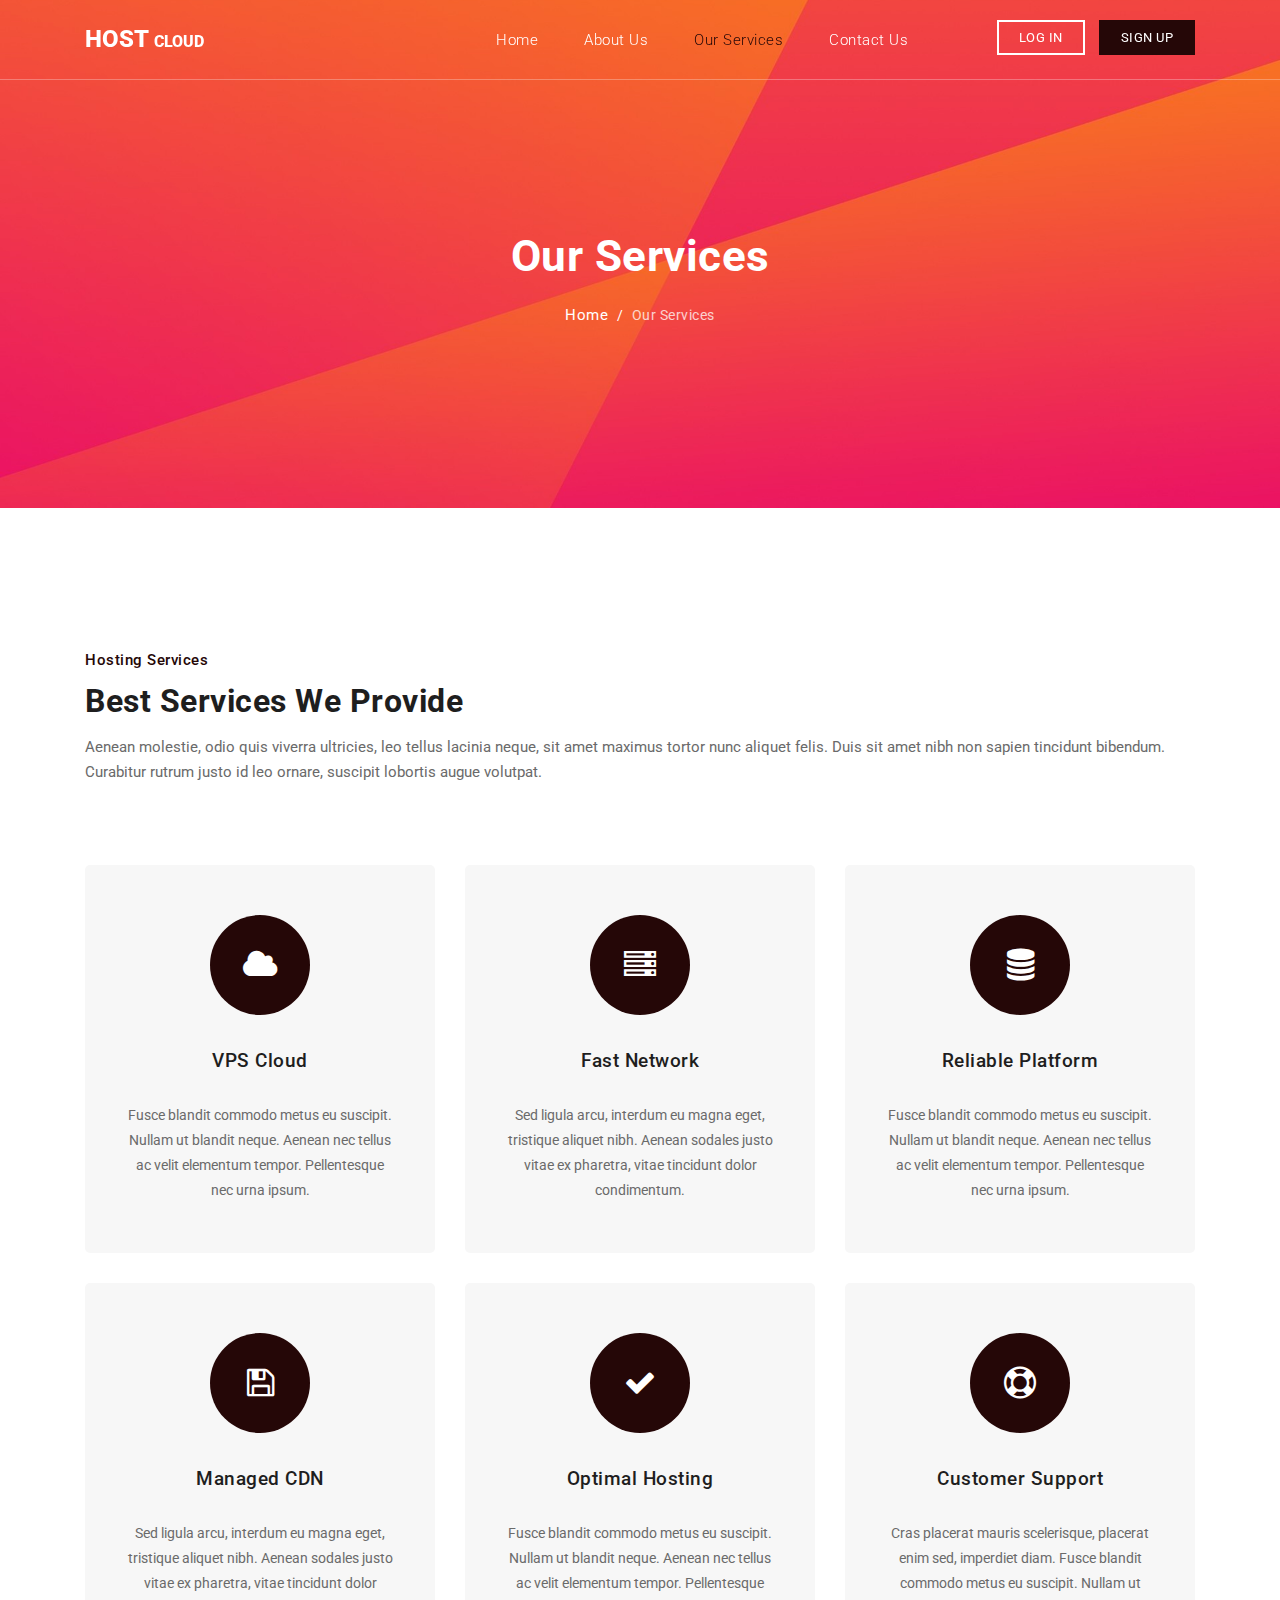
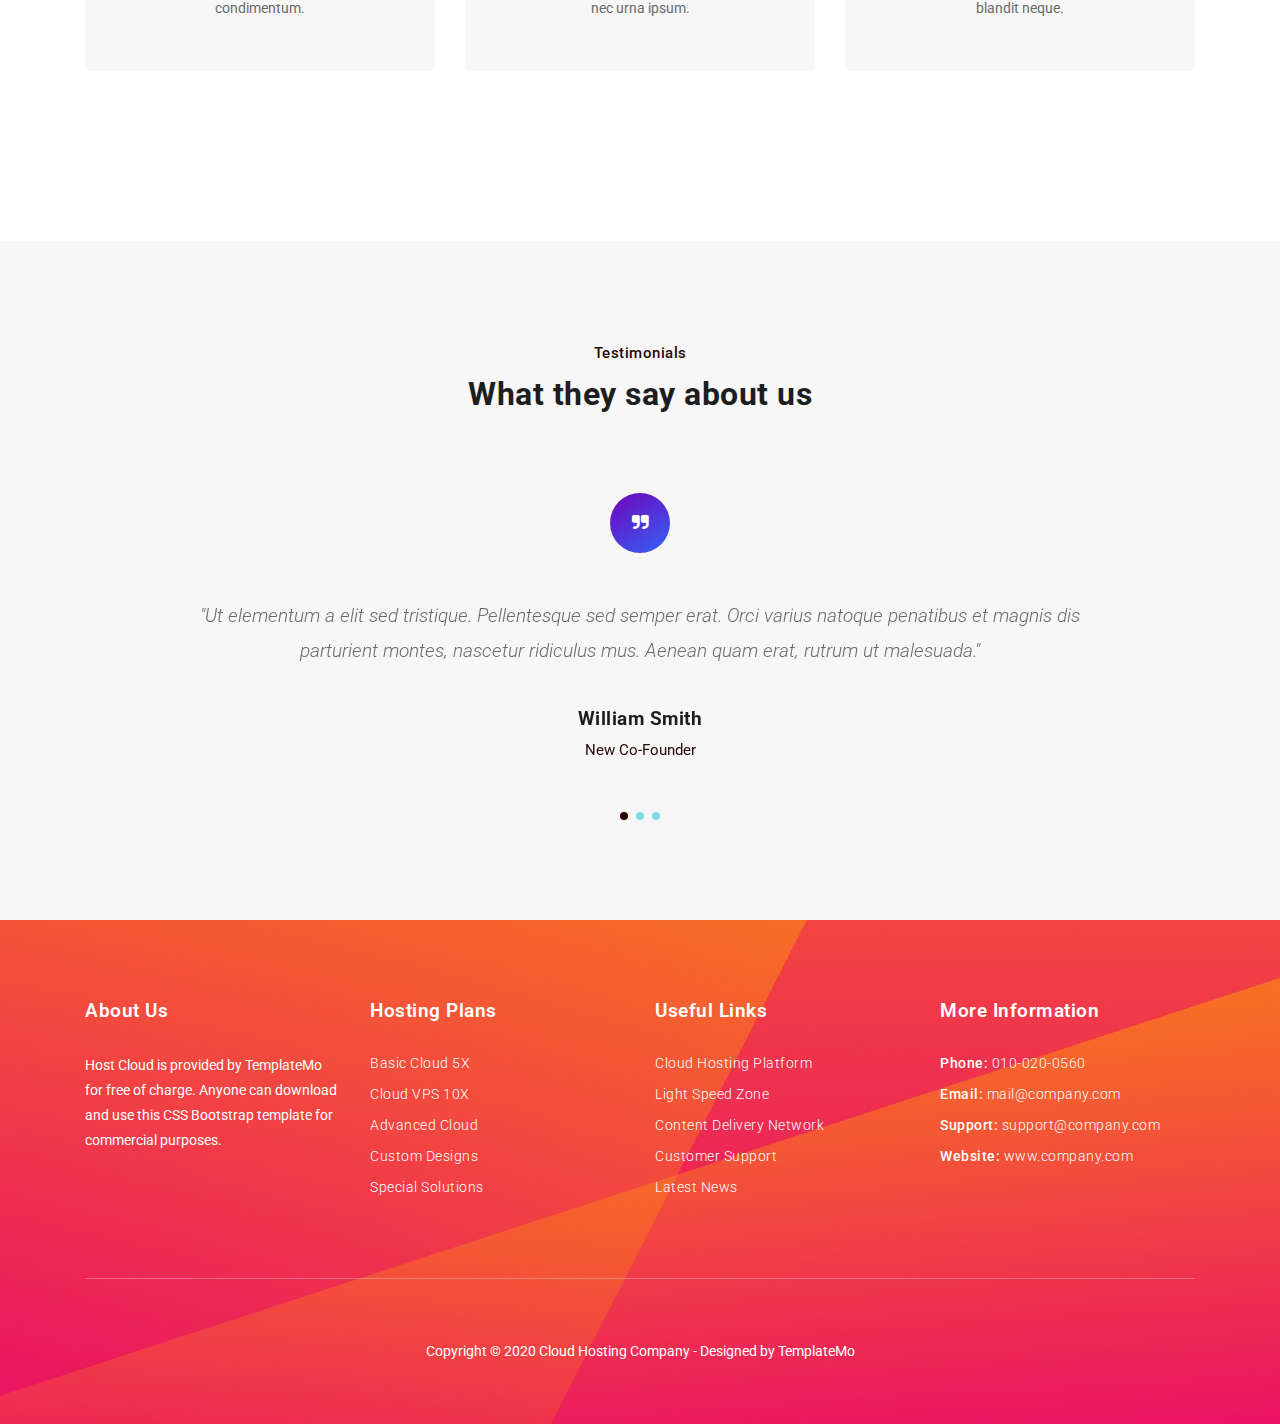
<file: bot_001_v02/services.html>
<!DOCTYPE html>
<html lang="en">

  <head>

    <meta charset="utf-8">
    <meta name="viewport" content="width=device-width, initial-scale=1, shrink-to-fit=no">
    <meta name="description" content="">
    <meta name="author" content="TemplateMo">
    <link href="https://fonts.googleapis.com/css?family=Roboto:100,300,400,500,700" rel="stylesheet">

    <title>Host Cloud Template - Services</title>

    <!-- Bootstrap core CSS -->
    <link href="vendor/bootstrap/css/bootstrap.min.css" rel="stylesheet">

    <!-- Additional CSS Files -->
    <link rel="stylesheet" href="assets/css/fontawesome.css">
    <link rel="stylesheet" href="assets/css/templatemo-host-cloud.css">
    <link rel="stylesheet" href="assets/css/owl.css">
<!--

Host Cloud Template

https://templatemo.com/tm-541-host-cloud

-->
  </head>

  <body>

    <!-- ***** Preloader Start ***** -->
    <div id="preloader">
        <div class="jumper">
            <div></div>
            <div></div>
            <div></div>
        </div>
    </div>  
    <!-- ***** Preloader End ***** -->

    <!-- Header -->
    <header class="">
      <nav class="navbar navbar-expand-lg">
        <div class="container">
          <a class="navbar-brand" href="index.html"><h2>Host <em>Cloud</em></h2></a>
          <button class="navbar-toggler" type="button" data-toggle="collapse" data-target="#navbarResponsive" aria-controls="navbarResponsive" aria-expanded="false" aria-label="Toggle navigation">
            <span class="navbar-toggler-icon"></span>
          </button>
          <div class="collapse navbar-collapse" id="navbarResponsive">
            <ul class="navbar-nav ml-auto">
              <li class="nav-item">
                <a class="nav-link" href="index.html">Home
                  <span class="sr-only">(current)</span>
                </a>
              </li>
              <li class="nav-item">
                <a class="nav-link" href="about.html">About Us</a>
              </li>
              <li class="nav-item active">
                <a class="nav-link" href="services.html">Our Services</a>
              </li>
              <li class="nav-item">
                <a class="nav-link" href="contact.html">Contact Us</a>
              </li>
            </ul>
          </div>
          <div class="functional-buttons">
            <ul>
              <li><a href="#">Log in</a></li>
              <li><a href="#">Sign Up</a></li>
            </ul>
          </div>
        </div>
      </nav>
    </header>

    <!-- Page Content -->
    <!-- Heading Starts Here -->
    <div class="page-heading header-text">
      <div class="container">
        <div class="row">
          <div class="col-md-12">
            <h1>Our Services</h1>
            <p><a href="index.html">Home</a> / <span>Our Services</span></p>
          </div>
        </div>
      </div>
    </div>
    <!-- Heading Ends Here -->


    <!-- Services Starts Here -->
    <div class="services-section services-page">
      <div class="container">
        <div class="row">
          <div class="col-md-12">
            <div class="section-heading">
              <span>Hosting Services</span>
              <h2>Best Services We Provide</h2>
              <p>Aenean molestie, odio quis viverra ultricies, leo tellus lacinia neque, sit amet maximus tortor nunc aliquet felis. Duis sit amet nibh non sapien tincidunt bibendum. Curabitur rutrum justo id leo ornare, suscipit lobortis augue volutpat.</p>
            </div>
          </div>
          <div class="col-md-4 col-sm-6 col-xs-12">
            <div class="service-item">
              <i class="fa fa-cloud"></i>
              <h4>VPS Cloud</h4>
              <p>Fusce blandit commodo metus eu suscipit. Nullam ut blandit neque. Aenean nec tellus ac velit elementum tempor. Pellentesque nec urna ipsum.</p>
            </div>
          </div>
          <div class="col-md-4 col-sm-6 col-xs-12">
            <div class="service-item">
              <i class="fa fa-server"></i>
              <h4>Fast Network</h4>
              <p>Sed ligula arcu, interdum eu magna eget, tristique aliquet nibh. Aenean sodales justo vitae ex pharetra, vitae tincidunt dolor condimentum.</p>
            </div>
          </div>
          <div class="col-md-4 col-sm-6 col-xs-12">
            <div class="service-item">
              <i class="fa fa-database"></i>
              <h4>Reliable Platform</h4>
              <p>Fusce blandit commodo metus eu suscipit. Nullam ut blandit neque. Aenean nec tellus ac velit elementum tempor. Pellentesque nec urna ipsum.</p>
            </div>
          </div>
          <div class="col-md-4 col-sm-6 col-xs-12">
            <div class="service-item">
              <i class="fa fa-save"></i>
              <h4>Managed CDN</h4>
              <p>Sed ligula arcu, interdum eu magna eget, tristique aliquet nibh. Aenean sodales justo vitae ex pharetra, vitae tincidunt dolor condimentum.</p>
            </div>
          </div>
          <div class="col-md-4 col-sm-6 col-xs-12">
            <div class="service-item">
              <i class="fa fa-check"></i>
              <h4>Optimal Hosting</h4>
              <p>Fusce blandit commodo metus eu suscipit. Nullam ut blandit neque. Aenean nec tellus ac velit elementum tempor. Pellentesque nec urna ipsum.</p>
            </div>
          </div>
          <div class="col-md-4 col-sm-6 col-xs-12">
            <div class="service-item">
              <i class="fa fa-support"></i>
              <h4>Customer Support</h4>
              <p>Cras placerat mauris scelerisque, placerat enim sed, imperdiet diam. Fusce blandit commodo metus eu suscipit. Nullam ut blandit neque.</p>
            </div>
          </div>
        </div>
      </div>
    </div>
    <!-- Services Ends Here -->


    <!-- Testimonials Starts Here -->
    <div class="testimonials-section">
      <div class="container">
        <div class="row">
          <div class="col-md-12">
            <div class="section-heading">
              <span>Testimonials</span>
              <h2>What they say about us</h2>
            </div>
          </div>
          <div class="col-md-10 offset-md-1">
            <div class="owl-testimonials owl-carousel">
              <div class="testimonial-item">
                <div class="icon">
                  <i class="fa fa-quote-right"></i>
                </div>
                <p>"Ut elementum a elit sed tristique. Pellentesque sed semper erat. Orci varius natoque penatibus et magnis dis parturient montes, nascetur ridiculus mus. Aenean quam erat, rutrum ut malesuada."</p>
                <h4>William Smith</h4>
                <span>New Co-Founder</span>
              </div>
              <div class="testimonial-item">
                <div class="icon">
                  <i class="fa fa-quote-right"></i>
                </div>
                <p>"Quisque lacinia sed velit et maximus. Quisque dictum, lacus a malesuada finibus, arcu magna luctus risus, eu accumsan risus elit vitae lacus."</p>
                <h4>Vinny Smart</h4>
                <span>Digital Marketer</span>
              </div>
              <div class="testimonial-item">
                <div class="icon">
                  <i class="fa fa-quote-right"></i>
                </div>
                <p>"Vestibulum mauris ipsum, tempor tincidunt justo sit amet, bibendum tincidunt dui. Aenean molestie, odio quis viverra ultricies, leo tellus lacinia neque, sit amet maximus tortor nunc aliquet felis."</p>
                <h4>Trevor Liam</h4>
                <span>Technology Chef</span>
              </div>
            </div>
          </div>
        </div>
      </div>
    </div>
    <!-- Testimonials Ends Here -->


    <!-- Footer Starts Here -->
    <footer>
      <div class="container">
        <div class="row">
          <div class="col-md-3 col-sm-6 col-xs-12">
            <div class="footer-item">
              <div class="footer-heading">
                <h2>About Us</h2>
              </div>
              <p>Host Cloud is provided by TemplateMo for free of charge. Anyone can download and use this CSS Bootstrap template for commercial purposes.</p>
            </div>
          </div>
          
          <div class="col-md-3 col-sm-6 col-xs-12">
            <div class="footer-item">
              <div class="footer-heading">
                <h2>Hosting Plans</h2>
              </div>
              <ul class="footer-list">
                <li><a href="#">Basic Cloud 5X</a></li>
                <li><a href="#">Cloud VPS 10X</a></li>
                <li><a href="#">Advanced Cloud</a></li>
                <li><a href="#">Custom Designs</a></li>
                <li><a href="#">Special Solutions</a></li>
              </ul>
            </div>
          </div>
          
          
          <div class="col-md-3 col-sm-6 col-xs-12">
            <div class="footer-item">
              <div class="footer-heading">
                <h2>Useful Links</h2>
              </div>
              <ul class="footer-list">
                <li><a href="#">Cloud Hosting Platform</a></li>
                <li><a href="#">Light Speed Zone</a></li>
                <li><a href="#">Content Delivery Network</a></li>
                <li><a href="#">Customer Support</a></li>
                <li><a href="#">Latest News</a></li>
              </ul>
            </div>
          </div>
          
          <div class="col-md-3 col-sm-6 col-xs-12">
            <div class="footer-item">
              <div class="footer-heading">
                <h2>More Information</h2>
              </div>
              <ul class="footer-list">
                <li>Phone: <a href="#">010-020-0560</a></li>
                <li>Email: <a href="#">mail@company.com</a></li>
                <li>Support: <a href="#">support@company.com</a></li>
                <li>Website: <a href="#">www.company.com</a></li>
              </ul>
            </div>
          </div>
          <div class="col-md-12">
            <div class="sub-footer">
              <p>Copyright &copy; 2020 Cloud Hosting Company
				- Designed by <a rel="nofollow" href="https://templatemo.com">TemplateMo</a></p>
            </div>
          </div>
        </div>
      </div>
    </footer>
    <!-- Footer Ends Here -->

    <!-- Bootstrap core JavaScript -->
    <script src="vendor/jquery/jquery.min.js"></script>
    <script src="vendor/bootstrap/js/bootstrap.bundle.min.js"></script>

    <!-- Additional Scripts -->
    <script src="assets/js/custom.js"></script>
    <script src="assets/js/owl.js"></script>
    <script src="assets/js/accordions.js"></script>

    <script language = "text/Javascript"> 
      cleared[0] = cleared[1] = cleared[2] = 0; //set a cleared flag for each field
      function clearField(t){                   //declaring the array outside of the
      if(! cleared[t.id]){                      // function makes it static and global
          cleared[t.id] = 1;  // you could use true and false, but that's more typing
          t.value='';         // with more chance of typos
          t.style.color='#fff';
          }
      }
    </script>

  </body>
</html>
</file>
<file: bot_001_v02/assets/css/templatemo-host-cloud.css>
/*

Host Cloud Template

https://templatemo.com/tm-541-host-cloud

*/

body {
	font-family: 'Roboto', sans-serif;
	transition: all 0.5s;
}
p {
	margin-bottom: 0px;
	font-size: 14px;
	color: #6a6a6a;
	line-height: 25px;
}
a {
	text-decoration: none!important;
}
a.main-button {
	outline: none;
	cursor: pointer;
	display: inline-block;
	height: 50px;
	line-height: 50px;
	padding: 0px 25px;
	border: none;
	margin-left: 10px;
	background-color: #250707;
	color: #fff;
	text-transform: uppercase;
	font-size: 15px;
	font-weight: 500;
	letter-spacing: 0.5px;
	transition: all 0.5s;
}
a.main-button:hover {
	background-color: #250707;
}
a.gradient-button {
	outline: none;
	cursor: pointer;
	display: inline-block;
	height: 50px;
	line-height: 50px;
	padding: 0px 25px;
	border: none;
	margin-left: 10px;
	background: rgb(187, 2, 2);
    background: linear-gradient(145deg, rgba(114,2,187,1) 0%, rgba(50,100,245,1) 100%);
	color: #fff;
	text-transform: uppercase;
	font-size: 15px;
	font-weight: 500;
	letter-spacing: 0.5px;
	transition: all 0.5s;
}
a.gradient-button:hover {
	background: rgb(187, 2, 2);
    background: linear-gradient(145deg, rgba(50,100,245,1) 0%, rgba(114,2,187,1) 100%);
}
.section-heading {
	margin-bottom: 80px;
}
.section-heading span {
	color: #250707;
	font-size: 15px;
	font-weight: 500;
	letter-spacing: 0.5px;
	display: inline-block;
	margin-top: 0px;
}
.section-heading h2 {
	color: #1e1e1e;
	font-size: 32px;
	font-weight: 700;
	letter-spacing: 0.5px;
	margin-top: 10px;
	margin-bottom: 15px;
}
.section-heading p {
	font-size: 15px;
}

.page-heading {
	background-image: url(../images/heading-bg.jpg);
	background-position: center center;
	background-repeat: no-repeat;
	background-size: cover;
	text-align: center;
	padding: 230px 0px 180px 0px;
}

.page-heading h1 {
	color: #fff;
	font-size: 44px;
	font-weight: 700;
	letter-spacing: 0.5px;
	margin-bottom: 20px;
}
.page-heading p {
	color: #fff;
	letter-spacing: 0.5px;
}
.page-heading p a {
	color: #fff;
	font-size: 15px;
}
.page-heading p a {
	margin-right: 5px;
}
.page-heading p span {
	color: #fff;
	opacity: 0.75;
	margin-left: 5px;
}
#preloader {
  overflow: hidden;
  background: linear-gradient(145deg, rgba(114,2,187,1) 0%, rgba(50,100,245,1) 100%);
  left: 0;
  right: 0;
  top: 0;
  bottom: 0;
  position: fixed;
  z-index: 9999999;
  color: #fff;
}

#preloader .jumper {
  left: 0;
  top: 0;
  right: 0;
  bottom: 0;
  display: block;
  position: absolute;
  margin: auto;
  width: 50px;
  height: 50px;
}

#preloader .jumper > div {
  background-color: #fff;
  width: 10px;
  height: 10px;
  border-radius: 100%;
  -webkit-animation-fill-mode: both;
  animation-fill-mode: both;
  position: absolute;
  opacity: 0;
  width: 50px;
  height: 50px;
  -webkit-animation: jumper 1s 0s linear infinite;
  animation: jumper 1s 0s linear infinite;
}

#preloader .jumper > div:nth-child(2) {
  -webkit-animation-delay: 0.33333s;
  animation-delay: 0.33333s;
}

#preloader .jumper > div:nth-child(3) {
  -webkit-animation-delay: 0.66666s;
  animation-delay: 0.66666s;
}

@-webkit-keyframes jumper {
  0% {
    opacity: 0;
    -webkit-transform: scale(0);
    transform: scale(0);
  }
  5% {
    opacity: 1;
  }
  100% {
    -webkit-transform: scale(1);
    transform: scale(1);
    opacity: 0;
  }
}

@keyframes jumper {
  0% {
    opacity: 0;
    -webkit-transform: scale(0);
    transform: scale(0);
  }
  5% {
    opacity: 1;
  }
  100% {
    opacity: 0;
  }
}



/* Header Style */
header {
	position: fixed;
	z-index: 99999;
	width: 100%;
	background-color: transparent!important;
	border-bottom: 1px solid rgba(250,250,250,0.30);
	height: 80px;
	-webkit-transition: all .5s ease 0s;
    -moz-transition: all .5s ease 0s;
    -o-transition: all .5s ease 0s;
    transition: all .5s ease 0s;
}
.background-header {
	background-color: #fff!important;
	box-shadow: 0px 1px 10px rgba(0,0,0,0.1);
}
.background-header .navbar-brand h2 {
	color: #1e1e1e!important;
}
.background-header .navbar-nav a.nav-link {
	color: #1e1e1e!important;
}
.background-header .functional-buttons	ul li:first-child a {
	display: inline-block;
	background-color: transparent;
	border: 2px solid #250707;
	text-transform: uppercase;
	font-size: 13px;
	color: #250707;
	padding: 6px 20px;
	letter-spacing: 0.5px;
	transition: all 0.5s;
}
.background-header .functional-buttons	ul li:first-child a:hover {
	color: #fff;
	background-color: #250707;
	border-color: #250707;
}
.background-header .navbar-nav .nav-link:hover,
.background-header .navbar-nav .active>.nav-link,
.background-header .navbar-nav .nav-link.active,
.background-header .navbar-nav .nav-link.show,
.background-header .navbar-nav .show>.nav-link {
	color: #250707!important;
}
.navbar .navbar-brand {
	float: 	left;
	margin-top: 12px;
	outline: none;
}
.navbar .navbar-brand h2 {
	color: #fff;
	text-transform: uppercase;
	font-size: 24px;
	font-weight: 800;
	-webkit-transition: all .3s ease 0s;
    -moz-transition: all .3s ease 0s;
    -o-transition: all .3s ease 0s;
    transition: all .3s ease 0s;
}
.navbar .navbar-brand h2 em {
	font-style: normal;
	font-size: 16px;
}
#navbarResponsive {
	z-index: 999;
}
.navbar-collapse {
	text-align: center;
}
.navbar .navbar-nav .nav-item {
	margin: 0px 15px;
}
.navbar .navbar-nav a.nav-link {
	text-transform: capitalize;
	font-size: 15px;
	font-weight: 300;
	letter-spacing: 0.5px;
	color: #fff;
	transition: all 0.5s;
	margin-top: 5px;
}
.navbar .navbar-nav .nav-link:hover,
.navbar .navbar-nav .active>.nav-link,
.navbar .navbar-nav .nav-link.active,
.navbar .navbar-nav .nav-link.show,
.navbar .navbar-nav .show>.nav-link {
	color: #250707;
}
.navbar .navbar-toggler-icon {
	background-image: none;
}
.navbar .navbar-toggler {
	border-color: #fff;
	background-color: #fff;	
	height: 36px;
	outline: none;
	border-radius: 0px;
	position: absolute;
	right: 30px;
	top: 20px;
}
.navbar .navbar-toggler-icon:after {
	content: '\f0c9';
	color: #250707;
	font-size: 18px;
	line-height: 26px;
	font-family: 'FontAwesome';
}
.functional-buttons {
	margin-left: 5%;
}
.functional-buttons	ul {
	margin: 0;
	padding: 0;
}
.functional-buttons	ul li {
	display: inline-block;
	margin-left: 10px;
}
.functional-buttons	ul li:first-child a {
	display: inline-block;
	background-color: transparent;
	border: 2px solid #fff;
	text-transform: uppercase;
	font-size: 13px;
	color: #fff;
	padding: 6px 20px;
	letter-spacing: 0.5px;
	transition: all 0.5s;
}
.functional-buttons	ul li:first-child a:hover {
	color: #250707;
	background-color: #fff;
}
.functional-buttons	ul li:last-child a {
	display: inline-block;
	background-color: #250707;
	border: 2px solid #250707;
	text-transform: uppercase;
	font-size: 13px;
	color: #fff;
	padding: 6px 20px;
	letter-spacing: 0.5px;
	transition: all 0.5s;
}
.functional-buttons	ul li:last-child a:hover {
	background-color: #250707;
	border-color: #250707;
}

/* Banner Style */
.banner {
	background-image: url(../images/banner-bg.jpg);
	background-size: cover;
	background-repeat: no-repeat;
	padding: 300px 0px;
	background-position: center center;
}
.banner .caption {
	text-align: center;
}
.banner .caption h2 {
	text-transform: uppercase;
	letter-spacing: 1px;
	margin-top: 0px;
	margin-bottom: 50px;
	font-size: 32px;
	font-weight: 700;
	color: #fff;
}
.banner #search-section fieldset {
	display: inline-block;
}
.banner #search-section {
	position: relative;
}
.banner #search-section input.searchText {
	float: left;
	width: 570px;
	min-width: 280px;
	height: 49px;
	background-color: transparent;
	border: 1px solid #fff;
	padding: 0px 15px;
	color: #fff;
	outline: none;
	font-size: 14px;
	letter-spacing: 0.5px;
	margin-bottom: 30px;
}
.banner #search-section input.main-button {
	position: absolute;
	top: 0;
	right: 0;
	outline: none;
	cursor: pointer;
	display: inline-block;
	height: 50px;
	line-height: 50px;
	padding: 0px 20px;
	border: none;
	margin-left: 10px;
	background-color: #250707;
	color: #fff;
	text-transform: uppercase;
	font-size: 15px;
	font-weight: 500;
	letter-spacing: 0.5px;
	transition: all 0.5s;
	margin-bottom: 30px;
}
.banner #search-section button:hover {
	background-color: #250707;
}
#search-section ul {
	padding: 0;
	margin: 0;
	text-align: center;
	display: inline-block;
}
#search-section ul li {
	display: inline-block;
	margin-right: 30px;
}
#search-section ul li:last-child {
	margin-right: 0px;
}
#search-section input[type=checkbox] {
	width: 18px;
	min-width: 18px;
	height: 18px;
	background-color: transparent;
	border: 1px solid #fff;
	outline: none;
	cursor: pointer;
}
#search-section span {
	color: #fff;
	font-size: 15px;
	font-weight: 700;
	margin-left: 8px;
}
#search-section em {
	font-style: normal;
	font-weight: 400;
	font-size: 16px;
	color: #fff;
}
#search-section ::-webkit-input-placeholder { /* Edge */
  color: #fff;
}

#search-section :-ms-input-placeholder { /* Internet Explorer 10-11 */
  color: #fff;
}

#search-section ::placeholder {
  color: #fff;
}



/* Trusted Style */
.trusted-section {
	padding: 50px 0px 40px 0px;
	background-color: #f7f7f7;
}
.trusted-section-heading {
	text-align: center;
}
.trusted-section-heading h4 {
	font-size: 17px;
	text-transform: uppercase;
	font-weight: 600;
	color: #1e1e1e;
	margin-bottom: 50px;
}
.trusted-item img {
	max-width: 156px;
	margin: 0 auto;
}



/* Services Style */
.services-section {
	margin-top: 140px;
}
.services-section .section-heading h2 {
	color: #1e1e1e;
}
.services-section .service-item {
	background-color: #f7f7f7;
	border-radius: 5px;
	padding: 50px 40px;
	text-align: center;
	margin-bottom: 30px;
}
.services-page .service-item {
	margin-bottom: 30px;
}
.services-section .service-item i {
	color: #fff;
	background-color: #250707;
	display: inline-block;
	width: 100px;
	height: 100px;
	line-height: 100px;
	text-align: center;
	border-radius: 50%;
	font-size: 32px;
}
.services-section .service-item h4 {
	margin-top: 35px;
	font-size: 19px;
	color: #1e1e1e;
	text-transform: capitalize;
	font-weight: 500;
	letter-spacing: 0.5px;
	margin-bottom: 30px;
}


/* Pricing Style */
.pricing-section {
	margin-top: 140px;
}
.background-image-pricing {
	background-image: url(../images/pricing-bg.jpg);
	background-size: cover;
	background-repeat: no-repeat;
	min-height: 500px;
	position: absolute;
	width: 100%;
}
.pricing-section .section-heading {
	text-align: center;
	margin-top: 80px;
}
.pricing-section .section-heading h2,
.pricing-section .section-heading p {
	color: #fff;
}
.pricing-item {
	background-color: #fff;
	text-align: center;
	padding: 50px 50px 30px 50px;
	position: relative;
	box-shadow: 0px 0px 10px rgba(0,0,0,0.1);
}
.pricing-item h4 {
	text-transform: uppercase;
	font-size: 17px;
	font-weight: 700;
	color: #1e1e1e;
	letter-spacing: 0.5px;
	margin-bottom: 45px;
}
.pricing-item .price-gradient {
	background: rgb(114,2,187);
    background: linear-gradient(145deg, rgba(114,2,187,1) 0%, rgba(50,100,245,1) 100%);
}
.pricing-item .price {
	background-color: #250707;
	width: 100%;
	padding: 30px 0px;
	margin-bottom: 35px;
}
.pricing-item .price h6 {
	font-size: 32px;
	color: #fff;
	font-weight: 900;
	letter-spacing: 0.5px;
	margin-top: 0px;
	margin-bottom: 0px;
}
.pricing-item .price span {
	display: inline-block;
	color: #fff;
	text-transform: uppercase;
	font-size: 14px;
	font-weight: 700;
}
.pricing-item .dev {
	width: 100%;
	height: 1px;
	background-color: #eee;
	margin: 35px 0px 30px 0px;
}
.pricing-item ul {
	padding: 0;
	margin: 0;
	list-style: none;
	text-align: left;
}
.pricing-item ul li {
	display: inline-block;
	margin-bottom: 20px;
	font-size: 16px;
	color: #6a6a6a;
}
.pricing-item ul li i {
	font-size: 14px;
	margin-right: 8px;
	color: #b11b1b;
}
.pricing-item ul li:last-child {
	margin-bottom: 40px;
}
.pricing-item a.main-button,
.pricing-item a.gradient-button {
	position: absolute;
	left: 50%;
	transform: translateX(-50%);
	bottom: -25px;
}



/* Features Style */
.features-section {
	margin-top: 160px;
}
.features-section .section-heading {
	text-align: center;
}
.features-section .section-heading h2 {
	color: #1e1e1e;
}
.features-section .feature-item {
	box-shadow: 0px 0px 10px rgba(0,0,0,0.1);
	border-radius: 5px;
	padding: 30px;
	margin-bottom: 30px;
}
.features-section .feature-item .icon {
	float: left;
	margin-top: 12px;
}
.features-section .feature-item .icon img {
	max-width: 80px;
	margin-right: 30px;
}
.features-section .feature-item h4 {
	font-size: 18px;
	color: #1e1e1e;
	letter-spacing: 0.5px;
	font-weight: 700;
}
.features-section .feature-item p {
	margin-left: 106px;
}



/* Testimonials Style */
.testimonials-section {
	margin-top: 140px;
	background-color: #f7f7f7;
	padding: 100px 0px;
}
.testimonials-section .section-heading {
	text-align: center;
}
.testimonials-section .section-heading h2 {
	color: #1e1e1e;
}
.testimonial-item {
	text-align: center;
}
.testimonial-item i {
	width: 60px;
	height: 60px;
	display: inline-block;
	text-align: center;
	line-height: 60px;
	color: #fff;
	background: rgb(114,2,187);
    background: linear-gradient(145deg, rgba(114,2,187,1) 0%, rgba(50,100,245,1) 100%);
    border-radius: 50%;
    font-size: 18px;
    margin-bottom: 45px;
}
.testimonial-item p {
	font-size: 19px;
	font-weight: 300;
	font-style: italic;
	line-height: 35px;
	margin-bottom: 40px;
}
.testimonial-item h4 {
	font-size: 19px;
	font-weight: 700;
	color: #1e1e1e;
	letter-spacing: 0.5px;
	margin-bottom: 0px;
}
.testimonial-item span {
	display: inline-block;
	margin-top: 8px;
	font-size: 15px;
	color: #250707;
}
.owl-testimonials .owl-dots .owl-dot {
  border-radius: 3px;
}
.owl-testimonials .owl-dots {
    display: -webkit-box;
    display: -webkit-flex;
    display: -ms-flexbox;
    display: flex;
    -ms-flex-pack: center;
    -webkit-justify-content: center;
    justify-content: center;
    margin-top: 50px
}
.owl-testimonials .owl-dots .owl-dot {
    width: 8px;
    height: 8px;
    border-radius: 50%;
    margin: 0 4px;
    background-color: #7bd9e5;
}
.owl-testimonials .owl-dots .owl-dot:focus {
    outline: none
}
.owl-testimonials .owl-dots .owl-dot.active {
    background-color: #250707;
}


/* Footer Style */
footer {
	background-image: url(../images/footer-bg.jpg);
	background-repeat: no-repeat;
	background-size: cover;
	background-position: center center;
	padding: 80px 0px 60px 0px;
}
footer .footer-heading h2 {
	color: #fff;
	font-size: 19px;
	font-weight: 600;
	letter-spacing: 0.5px;
	margin-bottom: 30px;
}
footer p {
	color: #fff;
}
footer ul {
	padding: 0;
	margin: 0;
	list-style: none;
}
footer ul li {
	margin-bottom: 10px;
	font-size: 14px;
	font-weight: 500;
	color: #fff;
	letter-spacing: 0.5px;
}
footer ul li:last-child {
	margin-bottom: 0px;
}
footer ul li a {
	color: #fff;
	font-size: 14px;
	font-weight: 300;
	transition: all 0.3s;
}
footer ul li a:hover {
	color: #fff;
	opacity: 0.75;
}

footer .sub-footer {
	text-align: center;
	margin-top: 80px;
	border-top: 1px solid rgba(250,250,250,0.30);
	padding-top: 60px;
}

footer .sub-footer a {
	color: #FFF;
}

/* About Us Page Style */
.about-us {
	padding: 140px 0px;
	background-color: #f7f7f7;
}
.about-us .left-image {
	margin-right: 30px;
}
.about-us .right-content {
	margin-left: 30px;
}
.about-us .left-image img {
	max-width: 100%;
	overflow: hidden;
}
.about-us .section-heading h2 {
	color: #1e1e1e;
}
.about-us .section-heading {
	margin-bottom: 40px;
	border-bottom: 3px solid #eee;
	padding-bottom: 40px;
}
#tabs {
  margin-right: 0px;
}
#tabs ul {
  margin: 0;
  padding: 0;
}
#tabs ul li {
  margin-right: 40px;
  display: inline-block;
}
#tabs ul li:last-child {
  margin-right: 0px;
}
#tabs ul li a {
  font-size: 18px;
  color: #1e1e1e;
  letter-spacing: 0.5px;
  font-weight: 700;
  transition: all 0.3s;
}
#tabs ul .ui-tabs-active span {
  background: #faf5b2;
  border: #faf5b2;
  line-height: 90px;
  border-bottom: none;
}
#tabs ul .ui-tabs-active a {
  color: #250707;
}
#tabs ul .ui-tabs-active span {
  color: #1e1e1e;
}
.tabs-content {
  text-align: left;
  display: inline-block;
  transition: all 0.3s;
}
.tabs-content p {
  font-size: 14px;
  color: #7a7a7a;
  margin-top: 30px;
  margin-bottom: 0px;
}


/* Team Style */
.team-section {
	margin-top: 140px;
}
.team-section .section-heading {
	text-align: center;
}
.team-section .section-heading h2 {
	color: #1e1e1e;
}
.team-item:hover img {
	opacity: 0.75;
}
.team-item {
	cursor: pointer;
	margin-bottom: 30px;
}
.team-item img {
	width: 100%;
	overflow: hidden;
	transition: all 0.5s;
}
.team-item .down-content {
	background-color: #f7f7f7;
	text-align: center;
	padding: 30px;
}
.team-item h4 {
	font-size: 19px;
	font-weight: 700;
	color: #1e1e1e;
	letter-spacing: 0.5px;
	margin-bottom: 0px;
}
.team-item span {
	display: inline-block;
	margin-top: 8px;
	font-size: 15px;
	color: #250707;
}




/* Contact Us Page Style */
.contact-us {
	margin-top: 140px;
}
.contact-us .contact-form {
	margin-right: 30px;
}
.contact-us .right-content {
	margin-left: 30px;
}
.contact-us .section-heading h2 {
	color: #1e1e1e;
}
.contact-us .section-heading {
	margin-bottom: 40px;
	border-bottom: 3px solid #eee;
	padding-bottom: 40px;
}
.contact-form input,
.contact-form textarea {
	letter-spacing: 0.5px;
	font-weight: 500;
    color: #6a6a6a;
    font-size: 14px;
    border: 1px solid #ddd;
    background-color: #fff;
    width: 100%;
    height: 46px;
    outline: none;
    padding-top: 3px;
    padding-left: 20px;
    padding-right: 20px;
    -webkit-appearance: none;
    -moz-appearance: none;
    appearance: none;
    margin-bottom: 30px;
}
.contact-form textarea {
  height: 150px;
  resize: none;
  padding: 20px;
}
.contact-form ::-webkit-input-placeholder { /* Edge */
  color: #6a6a6a;
}
.contact-form :-ms-input-placeholder { /* Internet Explorer 10-11 */
  color: #6a6a6a;
}
.contact-form ::placeholder {
  color: #6a6a6a;
}
.contact-form button {
	outline: none;
	cursor: pointer;
	display: inline-block;
	height: 50px;
	line-height: 50px;
	padding: 0px 20px;
	border: none;
	background-color: #250707;
	color: #fff;
	text-transform: uppercase;
	font-size: 15px;
	font-weight: 500;
	letter-spacing: 0.5px;
	transition: all 0.5s;
}
.contact-form button:hover {
	background-color: #250707;
}
.contact-us .right-content ul {
	padding: 0;
	margin: 0;
	list-style: none;
}
.contact-us .right-content ul li {
	display: block;
	margin-bottom: 30px;
	font-size: 14px;
	font-weight: 600;
	color: #1e1e1e;
	letter-spacing: 0.5px;
}
.contact-us .right-content ul li:last-child {
	margin-bottom: 0px;
}
.contact-us .right-content ul i {
	width: 60px;
	height: 60px;
	display: inline-block;
	text-align: center;
	line-height: 60px;
	background-color: #250707;
	border-radius: 50%;
	color: #fff;
	margin-right: 15px;
	font-size: 24px;
}
#map {
	margin-top: 140px;
	margin-bottom: -147px;
}

/* Responsive Style */
@media (max-width: 1200px) {
	.banner #search-section input.main-button {
		position: absolute;
		top: 75px;
		left: 50%;
		transform: translateX(-50%);
	}
	.banner #search-section input.searchText {
		float: none;
		width: 100%;
	}
	#search-section ul {
		text-align: center;
		margin-top: 80px;
	}
	#search-section ul li {
		display: inline-block;
		margin-bottom: 15px;
		margin-right: 15px;
	}
	#search-section ul li fieldset label {
		font-size: 12px;
		margin-left: 5px;
	}
	#search-section ul li fieldset label em {
		font-size: 13px;
	}
	.contact-us .right-content ul li {
		text-align: center;
		width: 100%;
	}
	.contact-us .right-content ul li i {
		margin-right: 15px;
		margin-left: 15px;
		margin-bottom: 15px;
	}
}
@media (max-width: 991px) {
	.navbar .navbar-brand {
		position: absolute;
		left: 30px;
		top: 10px;
	}
	.functional-buttons {
		position: absolute;
		left: 50%;
		top: 20px;
		transform: translate(-50%);
		margin-left: 15px;
	}
	.banner #search-section fieldset button {
		margin-top: 0px;
	}
	.banner #search-section fieldset input {
		width: 100%;
		min-width: 280px;
		margin-bottom: 30px;
	}
	.navbar .navbar-brand {
		width: auto;
	}
	.navbar:after {
		display: none;
	}
	#navbarResponsive {
	    z-index: 99999;
	    position: absolute;
	    top: 80px;
	    left: 0;
	    width: 100%;
	    text-align: center;
	    background-color: #fff;
	    box-shadow: 0px 10px 10px rgba(0,0,0,0.1);
	}
	.navbar .navbar-nav .nav-item {
		border-bottom: 1px solid #eee;
	}
	.navbar .navbar-nav .nav-item:last-child {
		border-bottom: none;
	}
	.navbar .navbar-nav a.nav-link {
		padding: 15px 0px;
		color: #1e1e1e!important;
	}
	.navbar .navbar-nav .active>.nav-link {
		color: #250707!important;
	}
	.about-us .left-image {
		margin-bottom: 30px;
		margin-right: 0px;
	}
	.about-us .right-content,
	.contact-us .right-content {
		margin-left: 0px;
	}
	.contact-us .contact-form {
		margin-right: 0px;
		margin-bottom: 45px;
	}
	.contact-us .right-content ul {
		margin-bottom: 30px;
	}
	.contact-us .right-content ul li {
		text-align: left;
		width: 100%;
	}
	.contact-us .right-content ul li i {
		margin-left: 0px;
	}
}

@media (max-width: 767px) {
	.pricing-item  {
		margin-bottom: 55px;
	}
	.footer-item {
		margin-bottom: 60px;
	}
	footer .sub-footer {
		margin-top: 20px;
	}
}


@media (max-width: 576px) {
	.functional-buttons	ul li:first-child a {
		padding: 6px 10px;
		letter-spacing: 0px;
	}
	.functional-buttons	ul li:last-child a {
		padding: 6px 10px;
		letter-spacing: 0px;
	}
	.functional-buttons {
		margin-left: 7.5%;
	}
	.functional-buttons	ul li {
		display: inline-block;
		margin-left: 3px;
	}
	.navbar .navbar-toggler {
		right: 20px;
	}
	.background-header .functional-buttons	ul li:first-child a {
		padding: 6px 10px;
		letter-spacing: 0px;
	}
}
</file>
<file: WEBSITE/css/style.css>
@import url('https://fonts.googleapis.com/css2?family=Pangolin&display=swap');

:root{
    --color-primary: #444cf7;
    --color-title: #000;
    --align-title: left;
    --padding-container: 100px 0;
    --width-container: 90%;
    --max-width-container: 1200px;
    --color-btn: #444cf7;
    --text-btn: #fff;
    --padding-btn: 20px 35px;
    --heigth-shape:18em;

}
body{
    font-family: 'Pangolin',cursive;
    background-color: #e5e5f7;
    opacity: 1;
    background: radial-gradient(circle, transparent 20%, #e5e5f7 20%, #e5e5f7 80%, transparent 80%, transparent), radial-gradient(circle, transparent 20%, #e5e5f7 20%, #e5e5f7 80%, transparent 80%, transparent) 10px 10px, linear-gradient(#b7baf4 0.8px, transparent 0.8px) 0 -0.4px, linear-gradient(90deg, #b7baf4 0.8px, #e5e5f7 0.8px) -0.4px 0;
    background-size: 20px 20px, 20px 20px, 10px 10px, 10px 10px;

}
.container{
    width: var(--width-container);
    max-width: var(--max-width-container);
    padding:var(--padding-container);
    margin:0 auto;
    overflow: hidden;
}

.hero{
    height: 100vh;
    min-height:500px;
    position: relative;
    --padding-container: 0;
}
.hero::after{
    content: "";
    display: block;
    position: absolute;
    height: var(--heigth-shape);
    width: 100%;
    bottom: 0;
    left:0;
    background: #fff;
    z-index:-1;
    clip-path: polygon(0 100%,100% 100%,100% 0);

}
.hero__container{
    display: grid;
    height: 100%;
    grid-template-columns: 3fr 2fr;
    place-items: center;
    gap: 20px;
}

.hero__title{
    font-size: 4rem;
}

.hero__cta{
    display: inline-block;
    background: var(--color-btn);
    color: #fff;
    padding: var(--padding-btn);
    text-align:center;
    text-decoration: none;
}
.hero__copy{
    font-size: 1.2rem;
    margin: 25px 0;
}
.hero__img{
    width:100%;
}

/*Principal*/
.main{
    background: #fff;
}
.title{
    font-size:2.5rem;
    text-align:var(--align-title);
    color: var(--color-title);
}

.title--border::after{
    content: "";
    display: block;
    width:100px;
    margin-top: 20px;
    height: 4px;
    background: var(--color-primary);
}

.cta{
    display: inline-block;
    background:var(--color-btn);
    color: var(--text-btn);
    padding: var(--padding-btn);
    text-align: center;
    text-decoration: none;

}

/*Instructor*/

.instructor{
    text-align: center;
    border-bottom: 2px solid #ccc;
    --padding-container: 20px 0 60px;
}

.instructor__container{
    width: 70%;
    margin: 0 auto;
}

.instructor__name{
    margin:20px 0;
}
.instructor__tag{
    font-weight:700;
    color: var(--color-primary);
    margin-bottom: 20px;
}

.instructor__paragraph{
    text-align:left;
    line-height: 1.5;
    font-style: italic;
    color: #615a5a;
}

.instructor__svg{
    width: 150px;
    height: 150;
    border-radius: 50%;
    object-fit: cover;
    object-position: top;
}

/*About*/
.about{
    display: grid;
    grid-template-columns: 5fr 4fr;
    place-items:center ;
}

.about__course{
    width: 90%;
}
.about__paragraph{
    margin: 20px 0;
    line-height: 1.5;
    font-weight: 300;
}


.about__picture{
    text-align: center;
}
.about__jpg{
    width: 95%;
}

/*Card*/

.card{
    background:#f2f2f2 ;
}
.card__copy{
    margin-top: 20px;
}

.card__container{
    width: 99%;
    margin: 0 auto;
    margin-top: 60px;
    display: grid;
    grid-template-columns: repeat(3,1fr);
    grid-template-rows: repeat(4,1fr);
    gap: 20px;
    grid-template-areas: 
    ".      card1   .   "
    "card2  card1   card3"
    "card2  card4   card3"
    ".      card4   .   ";
}

.card__item{
    padding: 20px;
    background:#fff ;
    border-top:5px solid #667eea;
    box-shadow:0 0 3px rgba(0, 0,0,.5);
    display: flex;
    flex-direction: column;
    align-items: center;


}
.card__img{
    background: var(--color-primary);
    margin-top: 20px;
    width: 80px;
    height: 80px;
    border-radius: 50%;
    display:flex;
    justify-content: center;
    align-items: center;
}
.card__title{
    margin: 20px 0;
    font-size: 1.5rem;
}
.card__paragraph{
    font-weight: 300;
    margin-bottom: 20px;
}

.card__item:nth-of-type(1){
    grid-area: card1;
}
.card__item:nth-of-type(2){
    grid-area: card2;
}
.card__item:nth-of-type(3){
    grid-area: card3;
}
.card__item:nth-of-type(4){
    grid-area: card4;
}

/*chatbot*/
.chatbot{
    --color-title: #fff;
    --color-btn: #fff;
    --text-btn:#444cf7;
    color: var(--color-title);
    display: grid;
    grid-template-columns: repeat(5,1fr);
    grid-template-rows: repeat(5,1fr);
    /*align-items: center;*/
}
.chatbot__about{
    z-index: 100;
    align-self: center;
    width: 99%;
    margin: 0 auto;
    padding: 30px;
    box-shadow:0 0 6px rgba(0, 0, 0, .5) ;
    background: var(--color-primary);
    grid-column: 1/4;
    grid-row: 2/-2;
}
.chatbot__picture{
    
    margin:0;
    grid-column:2/-1;
    grid-row: 1/-1;
}
.chatbot__img{
   width: 90%; 
   height: 90%;
   object-fit: cover;
}


.chatbot__picture--rigth{
    grid-column: 1/4;
}
.chatbot__about--left{
    grid-column: 3/-1;
}

/*Footer*/
.footer{
    position: relative;
    --padding-container:160px 0 50px;
}
.footer::before{
    content: "";
    position: absolute;
    width: 100%;
    height: 100px;
    background: #fff;
    top: 0;
    left: 0;
    clip-path: polygon(50% 100%, 0 0, 100% 0);

}

.footer__contact{
    display:grid; 
    grid-template-columns: repeat(2,1fr);
    gap: 20px;
    place-items: center;
    margin-bottom: 30px;

}

.footer__copy{
    margin: 20px 0;
    font-weight: 300;
}

.footer_picture{
    margin: 0;
}
.footer__img{
    width: 100%;
}

.footer__social{
    display: flex;
    padding-top:30px;
    flex-wrap: wrap;
}
.footer__link{
    width: 60px;
    height: 60px;
    border: 1px solid #000;
    border-radius: 50%;
    margin-right: 20px;
    margin-bottom: 20px;
    display: flex;
    justify-content: center;
    align-items: center;
}

.footer__icon{
    width: 32px;
}

.footer__copyrigth{
    padding-top: 30px;
    border-top: 2px solid #918484;
    text-align: center;
}

.footer__copyrigth::after{
    content: "contactexmple@gmail.com";
}

@media screen and (max-width:768px) {
    :root{
        --heigth-shape: 14em;
    }

    .hero__container{
        --padding-container:60px 0;
        grid-template-columns: 1fr;
        grid-template-rows: 2fr 1fr ;
    }
    .hero__img{
        order: -1;
        height:95% ;
    }
    .hero__title{
        font-size: 3.8rem;;
    }

    /*about*/
    .about{
        grid-template-columns: 1fr;
        grid-template-rows: max-content 1fr;
        gap: 80px;
    }
    .about__course{
        width: 95%;
    }
    .about__picture{
        order:-1;
    }
    .about__jpg{
        width: 65%;
    }

    /*card*/
    .card__container{
        grid-template-columns: repeat(2,1fr);
        grid-template-rows: repeat(5,1fr);
        grid-template-areas: 
        "card1  ."
        "card1  card2"
        "card3  card2"
        "card3  card4"
        ".      card4";
    }

    /*chatbot*/
    .chatbot{
        grid-template-columns:repeat(6,1fr) ;
    }
    .chatbot__about{
        grid-column: 1/6;
    }
    .chatbot__about--left{
        grid-column: 2/-1;
    }
    .chatbot__picture{
        grid-column: 2/-1;
    }
    .chatbot__picture--rigth{
        grid-column: 1/6;
    }

    .footer__contact{
        grid-template-columns: 1fr;
    }
    .footer__texts{
        order: 1;
        --align-title:center;
    }
    .footer__social{
        justify-content: space-evenly;
    }


}

@media screen and (max-width:500px){
    :root{
        --padding-btn:20px 0;
    }
    .hero__container{
        --padding-container: 45px 0;
    }
    .hero__texts{
        text-align:center;
    }
    .hero__title{
        font-size:3rem ;
    }
    .hero__cta{
        display:block;
        width: 90%;
        margin: 0 auto;
    }
    .title{
        font-size: 2rem;
    }

    .cta{
        display: block;
    }

    .instructor{
        --padding_container:60px 0;
    }
    .instructor__container{
        width: 90%;
    }

    .about{
        gap: 40px;
    }
    .about__course{
        width: 100%;
    }


    .card__container{
        width: 97%;
        grid-template-columns: 1fr;
        grid-template-rows: repeat(4,1fr);
        grid-template-areas: 
        "card1"
        "card2"
        "card3"
        "card4";
    }



    .chatbot{
        grid-template-columns: 1fr;
        --padding-container:80px 0 30 px;
    }

    .chatbot__about{
        padding: 20px 20px;
        width: 95%;
        grid-column: 1/-1;
        grid-row: 1/-1;
    }
    
    .chatbot__picture{
        display: none;
    }
}
</file>
